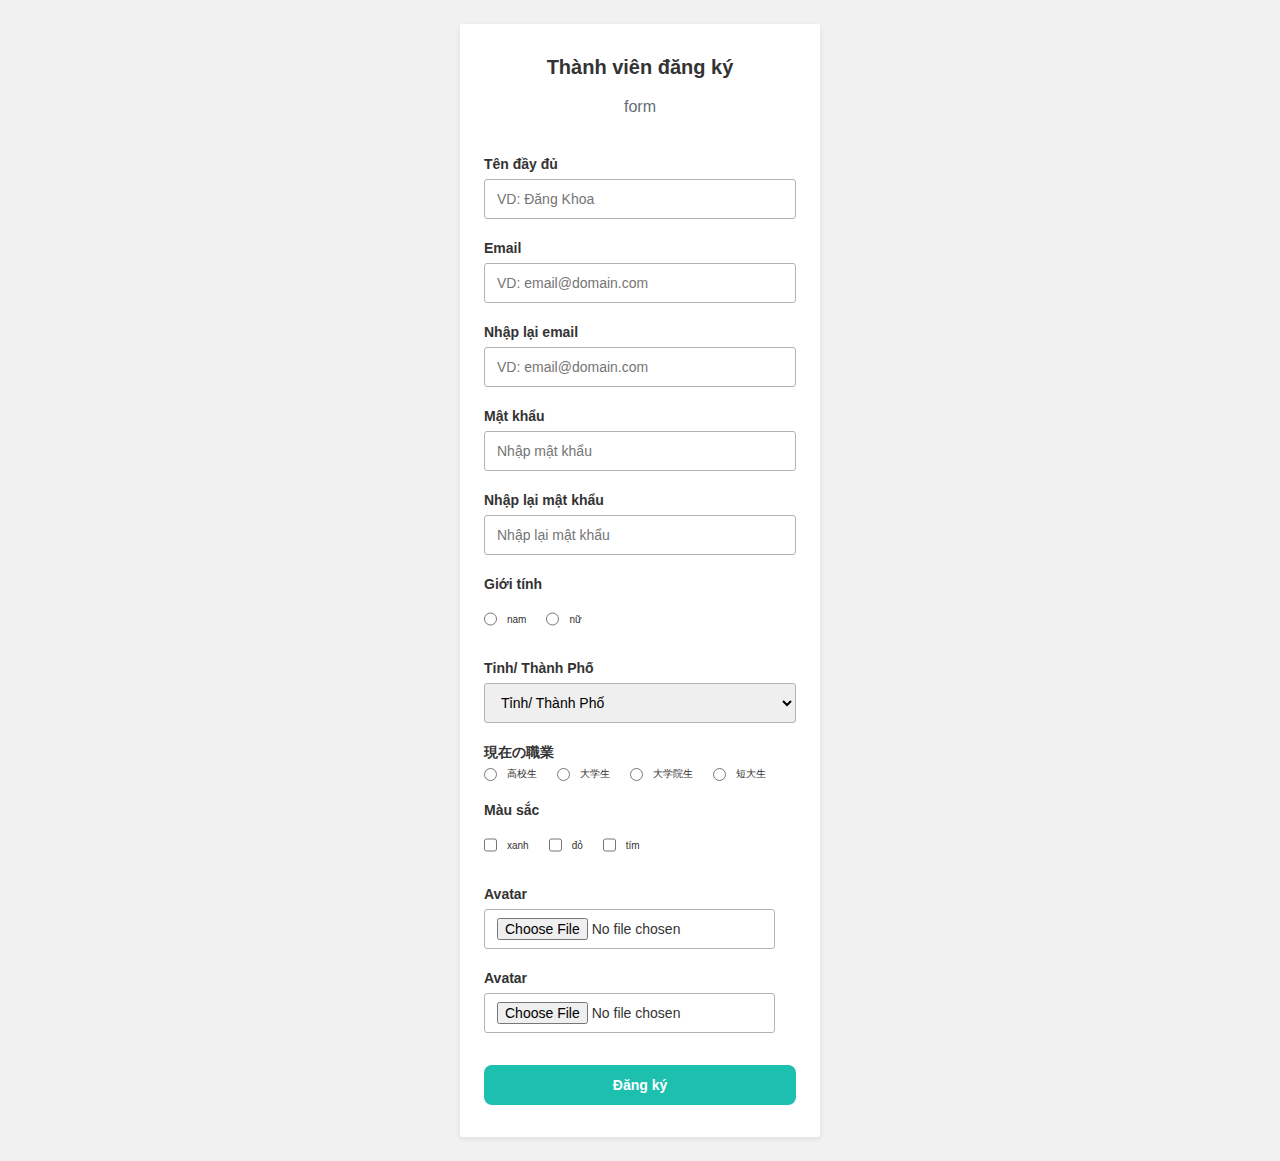
<file: index.html>
<!DOCTYPE html>
<html lang="en">
<head>
  <meta charset="UTF-8">
  <meta http-equiv="X-UA-Compatible" content="IE=edge">
  <meta name="viewport" content="width=device-width, initial-scale=1.0">
  <title>Document</title>
  <link rel="stylesheet" href="main.css">
</head>
<body>
  <div class="main">

    <form action="" method="POST" class="form" id="form-1">
      <h3 class="heading">Thành viên đăng ký</h3>
      <p class="desc">form</p>
  
      <div class="spacer"></div>
  
      <div class="form-group">
        <label for="fullname" class="form-label">Tên đầy đủ</label>
        <input id="fullname" name="fullname" type="text" placeholder="VD: Đăng Khoa" class="form-control">
        <span class="form-message"></span>
      </div>
  
      <div class="form-group">
        <label for="email" class="form-label">Email</label>
        <input id="email" name="email" type="text" placeholder="VD: email@domain.com" class="form-control">
        <span class="form-message"></span>
      </div>

      <div class="form-group">
        <label for="c_email" class="form-label">Nhập lại email</label>
        <input id="c_email" name="email" type="text" placeholder="VD: email@domain.com" class="form-control">
        <span class="form-message"></span>
      </div>
  
      <div class="form-group">
        <label for="password" class="form-label">Mật khẩu</label>
        <input id="password" name="password" type="password" placeholder="Nhập mật khẩu" class="form-control">
        <span class="form-message"></span>
      </div>
  
      <div class="form-group">
        <label for="password_confirmation" class="form-label">Nhập lại mật khẩu</label>
        <input id="password_confirmation" name="password_confirmation" placeholder="Nhập lại mật khẩu" type="password" class="form-control">
        <span class="form-message"></span>
      </div>

      <div class="form-group">
        <label for="gender" class="form-label">Giới tính</label>
        <div class="inline-block">
          <label><input name="gender" type="radio" value="nam" class="form-control"><span>nam</span></label>
          <label><input name="gender" type="radio" value="nữ" class="form-control"><span>nữ</span></label>
        </div>
        <span class="form-message"></span>
      </div>

      <div class="form-group">
        <label for="province" class="form-label">Tỉnh/ Thành Phố</label>
        <select name="province" id="province" class="form-control">
          <option value="">Tỉnh/ Thành Phố</option>
          <option value="Tay Ninh">Tây Ninh</option>
          <option value="Ho Chi Minh">Hồ Chí Minh</option>
          <option value="Ha Noi">Hà Nội</option>
        </select>
        <span class="form-message"></span>
      </div>

      <div class="form-group">
        <label for="gender" class="form-label">現在の職業</label>
        <div class="inline-block">
          <label class="i-custom"><input type="radio" name="job" value="高校生" class="require"> <span>高校生</span></label>
          <label class="i-custom"><input type="radio" name="job" value="大学生" class="require"> <span>大学生</span></label>
          <label class="i-custom"><input type="radio" name="job" value="大学院生" class="require"> <span>大学院生</span></label>
          <label class="i-custom"><input type="radio" name="job" value="短大生" class="require"> <span>短大生</span></label>
        </div>
        <span class="form-message"></span>
      </div>

      <div class="form-group">
        <label for="color" class="form-label">Màu sắc</label>
        <div class="inline-block">
          <label><input name="color" type="checkbox" value="xanh" class="form-control"><span>xanh</span></label>
          <label><input name="color" type="checkbox" value="đỏ" class="form-control"><span>đỏ</span></label>
          <label><input name="color" type="checkbox" value="tím" class="form-control"><span>tím</span></label>
        </div>
        <span class="form-message"></span>
      </div>

      <div class="form-group">
        <label for="color" class="form-label">Avatar</label>
        <div class="inline-block">
          <label><input name="file" type="file" value="file" class="form-control"></label>
        </div>
        <span class="form-message"></span>
      </div>

      <div class="form-group">
        <label for="color" class="form-label">Avatar</label>
        <div class="inline-block">
          <label><input name="file2" type="file" value="file" class="form-control"></label>
        </div>
        <span class="form-message"></span>
      </div>
  
      <button class="confirm-btn form-submit">Đăng ký</button>
    </form>
  
  </div>
  <script src="./jquery-1.11.1.min.js"></script>
  <script src="./validator.js"></script>
  <script src="./setting.js"></script>
</body>
</html>
</file>
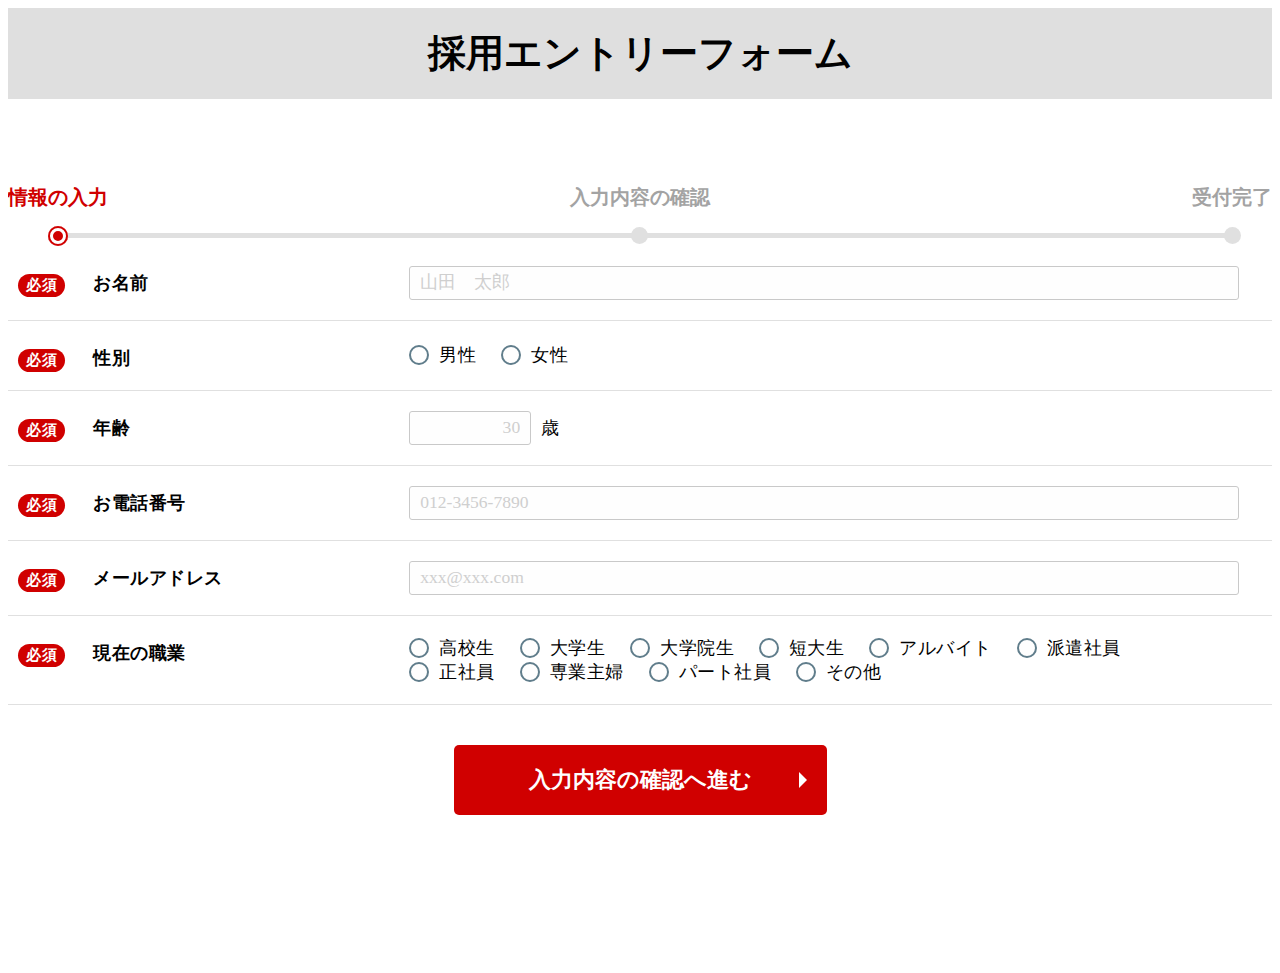
<file: fcv.html>
<!DOCTYPE html>
<html lang="en">
<head>
    <meta charset="UTF-8">
    <meta http-equiv="X-UA-Compatible" content="IE=edge">
    <meta name="viewport" content="width=device-width, initial-scale=1.0">
    <title>Document</title>
    <link rel="stylesheet" href="fcv.css">
</head>
<body>
    <div class="fcform fnt-mincho">
        <div class="fcform__title">採用エントリーフォーム</div>
        <div class="wrap">
            <div class="fcform__progress clearfix">
                <div class="fcform__progress-step fcform__progress-start active"><span>情報の入力</span></div>
                <div class="fcform__progress-step fcform__progress-confirm"><span>入力内容の確認</span></div>
                <div class="fcform__progress-step fcform__progress-thanks"><span>受付完了</span></div>
            </div>
            <div class="fcform__main">
                <div class="fc-form" data-display="slide" data-debug="false">
                    <div class="form-row">
                        <div class="form-caption vtop">
                            <div class="caption-inline">
                                <span class="caption--text" data-for="fullname">お名前</span>
                                <span class="caption--askerisk">必須</span>
                            </div>
                        </div>
                        <div class="form-value">
                            <input type="text" name="fullname" value="" placeholder="山田　太郎" class="require">
                            <div class="error">必須項目です</div>
                        </div>
                    </div>
                    <div class="form-row">
                        <div class="form-caption vtop">
                            <div class="caption-inline">
                                <span class="caption--text" data-for="gender">性別</span>
                                <span class="caption--askerisk">必須</span>
                            </div>
                        </div>
                        <div class="form-value">
                            <div class="i-list">
                                <label class="i-custom"><input type="radio" name="gender" value="男性" class="require"> <span>男性</span></label>
                                <label class="i-custom"><input type="radio" name="gender" value="女性" class="require"> <span>女性</span></label>
                            </div>
                            <div class="error">必須項目です</div>
                        </div>
                    </div>
                    <div class="form-row">
                        <div class="form-caption vtop">
                            <div class="caption-inline">
                                <span class="caption--text" data-for="age">年齢</span>
                                <span class="caption--askerisk">必須</span>
                            </div>
                        </div>
                        <div class="form-value" data-after="歳">
                            <div class="form-block">
                                <div class="form-group form-inline">
                                    <div class="form-box"><input type="number" name="age" value="" min="0" placeholder="30" class="require check-number"></div>
                                    <div class="form-box">歳</div>
                                </div>
                            </div>
                            <div class="error">必須項目です</div>
                            <div class="error-number">無効な数値</div>
                        </div>
                    </div>
                    <div class="form-row">
                        <div class="form-caption vtop">
                            <div class="caption-inline">
                                <span class="caption--text" data-for="phone">お電話番号</span>
                                <span class="caption--askerisk">必須</span>
                            </div>
                        </div>
                        <div class="form-value">
                            <input type="text" name="phone" value="" placeholder="012-3456-7890" class="require check-phone">
                            <div class="error">必須項目です</div>
                            <div class="error-phone">正しい形式で入力してください</div>
                        </div>
                    </div>
                    <div class="form-row">
                        <div class="form-caption vtop">
                            <div class="caption-inline">
                                <span class="caption--text" data-for="email">メールアドレス</span>
                                <span class="caption--askerisk">必須</span>
                            </div>
                        </div>
                        <div class="form-value">
                            <input type="text" name="email" value="" placeholder="xxx@xxx.com" class="require check-email">
                            <div class="error">必須項目です</div>
                            <div class="error-email">正しい形式で入力してください</div>
                        </div>
                    </div>
                    <div class="form-row">
                        <div class="form-caption vtop">
                            <div class="caption-inline">
                                <span class="caption--text" data-for="job">現在の職業</span>
                                <span class="caption--askerisk">必須</span>
                            </div>
                        </div>
                        <div class="form-value">
                            <div class="i-list">
                                <label class="i-custom"><input type="radio" name="job" value="高校生" class="require"> <span>高校生</span></label>
                                <label class="i-custom"><input type="radio" name="job" value="大学生" class="require"> <span>大学生</span></label>
                                <label class="i-custom"><input type="radio" name="job" value="大学院生" class="require"> <span>大学院生</span></label>
                                <label class="i-custom"><input type="radio" name="job" value="短大生" class="require"> <span>短大生</span></label>
                                <label class="i-custom"><input type="radio" name="job" value="アルバイト" class="require"> <span>アルバイト</span></label>
                                <label class="i-custom"><input type="radio" name="job" value="派遣社員" class="require"> <span>派遣社員</span></label>
                                <label class="i-custom"><input type="radio" name="job" value="正社員" class="require"> <span>正社員</span></label>
                                <label class="i-custom"><input type="radio" name="job" value="専業主婦" class="require"> <span>専業主婦</span></label>
                                <label class="i-custom"><input type="radio" name="job" value="パート社員" class="require"> <span>パート社員</span></label>
                                <label class="i-custom"><input type="radio" name="job" value="その他" class="require"> <span>その他</span></label>
                            </div>
                            <div class="error">必須項目です</div>
                        </div>
                    </div>
                    <div class="form-button">
                        <div class="submit-confirm">
                            <div class="form-block">
                                <button type="submit" class="form-submit" data-beforeClick="beforeSend" data-afterClick="afterSend">この内容で送信する</button>
                            </div>
                            <div class="form-block">
                                <button type="button" class="form-back" data-beforeClick="beforeBack" data-afterClick="afterBack">入力を修正する</button>
                            </div>
                        </div>
                        <div class="submit-form">
                            <div class="form-block">
                                <button type="submit" class="form-submit" data-beforeClick="beforeConfirm" data-afterClick="afterConfirm">入力内容の確認へ進む</button>
                            </div>
                        </div>
                    </div>
                </div>
                <div id="thanks" class="fc-thanks">
                    <p class="thanks-message">予約フォームを受付けました。<br>入力いただいた予約内容はまだ確定ではありません。<br>当店より折り返しご連絡を差し上げてからの、ご予約成立となります。<br>受け取り後2～3営業日以内にはメール、もしくはお電話にてお返事差し上げます。</p>
                    <p class="thanks-button"><a href="?">サイトへ戻る</a></p>
                </div>
            </div>
        </div>
    </div>
    <script src="jquery-1.11.1.min.js"></script>
    <script src="fcv.js"></script>
</body>
</html>
</file>
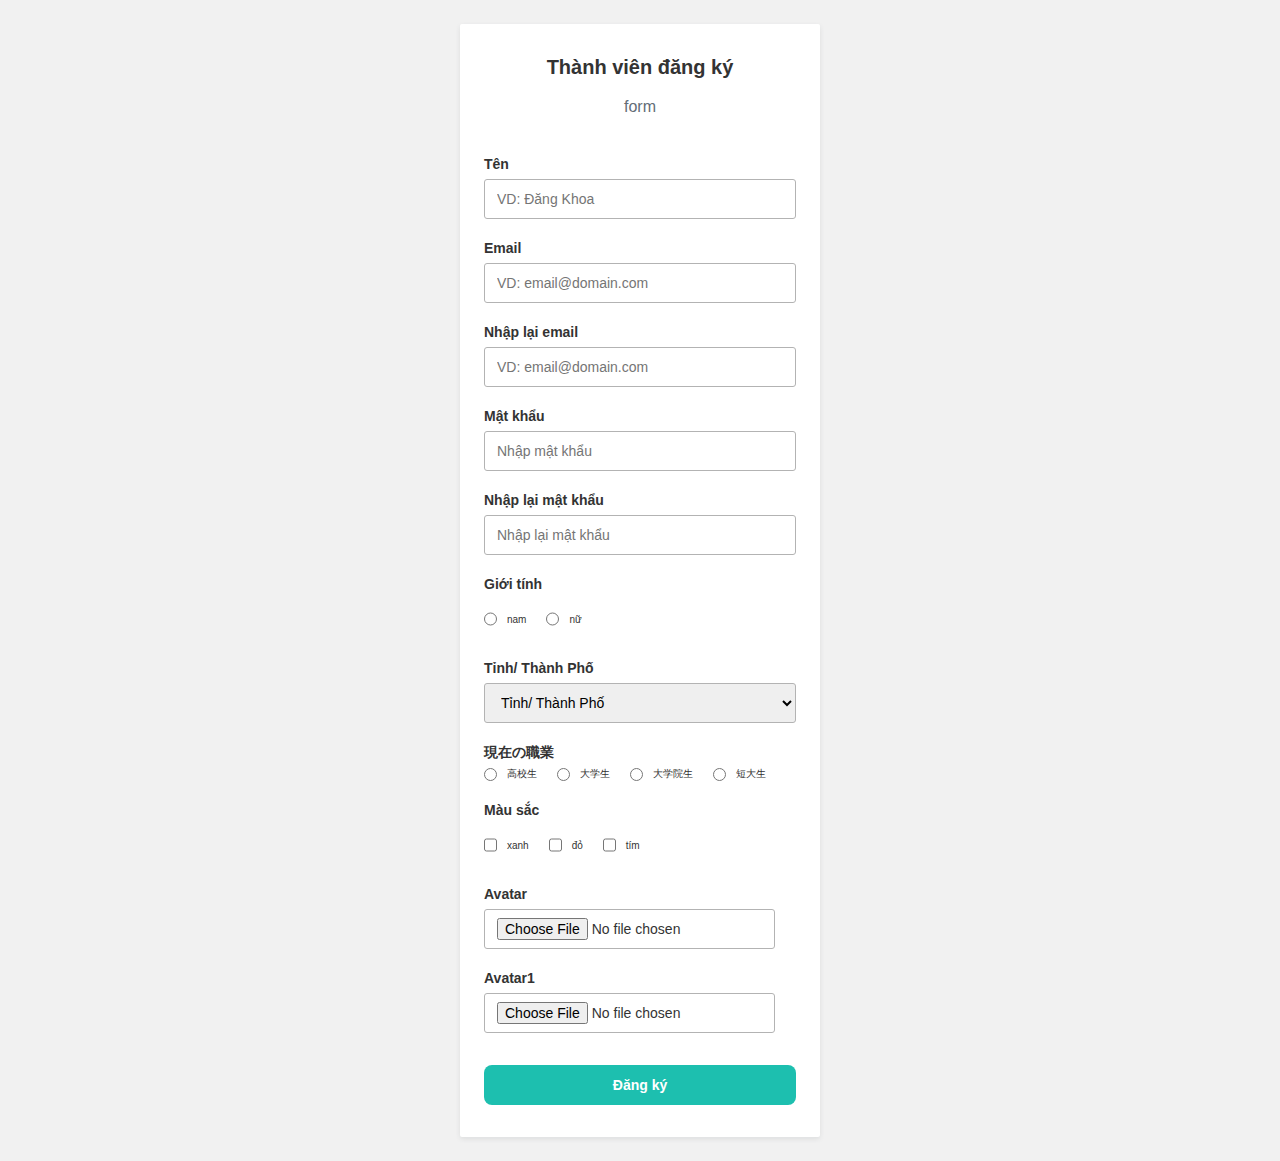
<file: index2.html>
<!DOCTYPE html>
<html lang="en">

<head>
  <meta charset="UTF-8">
  <meta http-equiv="X-UA-Compatible" content="IE=edge">
  <meta name="viewport" content="width=device-width, initial-scale=1.0">
  <title>Document</title>
  <link rel="stylesheet" href="main.css">
</head>

<body>
  <div class="main">

    <form action="" method="POST" class="form" id="form-1">
      <h3 class="heading">Thành viên đăng ký</h3>
      <p class="desc">form</p>

      <div class="spacer"></div>
      <div class="form-main">
        <div class="form-input">
          <div class="form-group">
            <label for="fullname" class="form-label">Tên</label>
            <input id="fullname" name="fullname" rules="required" type="text"  data-errorMsg="Vui lòng nhập tên" placeholder="VD: Đăng Khoa"
              class="form-control">
            <span class="form-message"></span>
          </div>
  
          <div class="form-group">
            <label for="email" class="form-label">Email</label>
            <input id="email" name="email" type="text" rules="required|email" placeholder="VD: email@domain.com"
              class="form-control">
            <span class="form-message"></span>
          </div>
  
          <div class="form-group">
            <label for="c_email" class="form-label">Nhập lại email</label>
            <input id="c_email" name="email" type="text" rules="required|comparewith:email"
              data-errorMsg="Email not match" placeholder="VD: email@domain.com" class="form-control">
            <span class="form-message"></span>
          </div>
  
          <div class="form-group">
            <label for="password" class="form-label">Mật khẩu</label>
            <input id="password" name="password" type="password" rules="required|min:6" placeholder="Nhập mật khẩu"
              class="form-control">
            <span class="form-message"></span>
          </div>
  
          <div class="form-group">
            <label for="password_confirmation" class="form-label">Nhập lại mật khẩu</label>
            <input id="password_confirmation" name="password" rules="required|comparewith:password"
              data-errorMsg="Mật khẩu không đúng" placeholder="Nhập lại mật khẩu" type="password" class="form-control">
            <span class="form-message"></span>
          </div>
  
          <div class="form-group">
            <label for="gender" class="form-label">Giới tính</label>
            <div class="inline-block">
              <label><input name="gender" type="radio" value="nam" class="form-control" rules="required" data-errorMsg="Vui lòng chọn giới tính"><span>nam</span></label>
              <label><input name="gender" type="radio" value="nữ" class="form-control" rules="required"  data-errorMsg="Vui lòng chọn giới tính"><span>nữ</span></label>
            </div>
            <span class="form-message"></span>
          </div>
  
          <div class="form-group">
            <label for="province" class="form-label">Tỉnh/ Thành Phố</label>
            <select name="province" id="province" class="form-control">
              <option value="">Tỉnh/ Thành Phố</option>
              <option value="Tay Ninh">Tây Ninh</option>
              <option value="Ho Chi Minh">Hồ Chí Minh</option>
              <option value="Ha Noi">Hà Nội</option>
            </select>
            <span class="form-message"></span>
          </div>
  
          <div class="form-group">
            <label for="gender" class="form-label">現在の職業</label>
            <div class="inline-block">
              <label class="i-custom"><input rules="required" type="radio" name="job" value="高校生"> <span>高校生</span></label>
              <label class="i-custom"><input rules="required" type="radio" name="job" value="大学生"> <span>大学生</span></label>
              <label class="i-custom"><input rules="required" type="radio" name="job" value="大学院生"><span>大学院生</span></label>
              <label class="i-custom"><input rules="required" type="radio" name="job" value="短大生"> <span>短大生</span></label>
            </div>
            <span class="form-message"></span>
          </div>
  
          <div class="form-group">
            <label for="color" class="form-label">Màu sắc</label>
            <div class="inline-block">
              <label><input rules="required" name="color" type="checkbox" value="xanh" class="form-control"><span>xanh</span></label>
              <label><input rules="required" name="color" type="checkbox" value="đỏ" class="form-control"><span>đỏ</span></label>
              <label><input rules="required" name="color" type="checkbox" value="tím" class="form-control"><span>tím</span></label>
            </div>
            <span class="form-message"></span>
          </div>
  
          <div class="form-group">
            <label for="color" class="form-label">Avatar</label>
            <div class="inline-block">
              <label><input name="file" type="file" value="file" class="form-control"></label>
            </div>
            <span class="form-message"></span>
          </div>
  
          <div class="form-group">
            <label for="color" class="form-label">Avatar1</label>
            <div class="inline-block">
              <label><input name="file2" type="file" value="file" class="form-control"></label>
            </div>
            <span class="form-message"></span>
          </div>
  
          
        </div>
        <button class="confirm-btn before-submit">Đăng ký</button>
        <button class="confirm-btn after-submit">Đăng ký</button>
        <button class="confirm-btn form-back">Back</button>
      </div>
    </form>
    <div class="cursor" id="cursor"></div>
  </div>
  <script src="./jquery-1.11.1.min.js"></script>
  <script src="https://cdnjs.cloudflare.com/ajax/libs/gsap/3.2.6/gsap.min.js"></script>
  <script src="./validator2.js"></script>
  <!-- <script src="./main.js"></script> -->
  <script>
    var form = new Validator('#form-1')
    form.onSubmit = function (formData) {
      var json=JSON.stringify(formData)
     console.log(json);

    //  var http = new XMLHttpRequest();
    // var url = 'http://localhost:3000/mailform';
    // var params = JSON.stringify(formData);
    // http.open('POST', url, true);

    // //Send the proper header information along with the request
    // http.setRequestHeader('Content-type', 'application/json');

    // http.onreadystatechange = function() {//Call a function when the state changes.
    //     if(http.readyState == 4 && http.status == 200) {
    //         alert(http.responseText);
    //     }
    // }
    // http.send(formData);

      $.ajax({
            url: 'http://localhost:3000/mailform',
            type: 'POST',
            crossDomain: true,
            contentType: 'application/json',
            data:json,
            
            beforeSend: function() {
              if ($(".fc-loading").length < 1) $("body").append('<div class="fc-loading" />');
                $(".fc-loading").addClass("active");
                // elm.find("button").prop("disabled", true);
            },
            success: function(json) {
              console.log(json);
              if (json.status == "success") {
                $(".fc-loading").removeClass("active");
              }
            },
            error: function(json){
              alert(json.error)
              console.log(json.error);
              $(".fc-loading").removeClass("active");
            }
        })
    }
 
  </script>
</body>

</html>
</file>
<file: main.css>
* {
  padding: 0;
  margin: 0;
  box-sizing: border-box;
}
html {
  color: #333;
  font-size: 62.5%;
  font-family: "Open Sans", sans-serif;
}
.main {
  background: #f1f1f1;
  min-height: 100vh;
  display: flex;
  justify-content: center;
}
.form {
  width: 360px;
  min-height: 100px;
  padding: 32px 24px;
  text-align: center;
  background: #fff;
  border-radius: 2px;
  margin: 24px;
  align-self: center;
  box-shadow: 0 2px 5px 0 rgba(51, 62, 73, 0.1);
}
.form .heading {
  font-size: 2rem;
}
.form .desc {
  text-align: center;
  color: #636d77;
  font-size: 1.6rem;
  font-weight: lighter;
  line-height: 2.4rem;
  margin-top: 16px;
  font-weight: 300;
}

/* .form-main{
  display: flex;
} */

.form-group {
  display: flex;
  margin-bottom: 16px;
  flex-direction: column;
}

.form-group .inline-block{
  display: flex;
}
.form-group .inline-block label{
  display: flex;
  align-items: center;
}
.form-group .inline-block label span{
  margin-left: 10px;
}

.form-group .inline-block label:not(:last-child){
  margin-right: 20px;
}

.form-label,
.form-message {
  text-align: left;
}

.form-label {
  font-weight: 700;
  padding-bottom: 6px;
  line-height: 1.8rem;
  font-size: 1.4rem;
}

.form-control {
  height: 40px;
  padding: 8px 12px;
  border: 1px solid #b3b3b3;
  border-radius: 3px;
  outline: none;
  font-size: 1.4rem;
}

.form-control:hover {
  border-color: #1dbfaf;
}

.form-group.invalid .form-control {
  border-color: #f33a58;
}

.form-group.invalid .form-message {
  color: #f33a58;
}

.form-message {
  font-size: 1.2rem;
  line-height: 1.6rem;
  padding: 4px 0 0;
}

.confirm-btn {
  outline: none;
  background-color: #1dbfaf;
  margin-top: 12px;
  padding: 12px 16px;
  font-weight: 600;
  color: #fff;
  border: none;
  width: 100%;
  font-size: 14px;
  border-radius: 8px;
  cursor: pointer;
}

.confirm-btn:hover {
  background-color: #1ac7b6;
}

.spacer {
  margin-top: 36px;
}


.fc-loading {
	opacity: 0;
	margin: auto;
	color: #303030;
	font-size: 12px;
	line-height: 1.428571429;
	background: rgba(0, 0, 0, .9);
	position: fixed;
	top: 0;
	left: 0;
	right: 0;
	bottom: 0;
	transition: all .3s ease;
	-moz-transition: all .3s ease;
	-webkit-transition: all .3s ease;
	visibility: hidden;
	z-index: 999999999;
}
.fc-loading.active {
	opacity: 1;
	visibility: visible;
}
.fc-loading:before {
	content: "Loading...";
	color: rgba(255, 255, 255, .5);
	font-size: 100%;
	text-align: center;
	line-height: 100px;
	background: url([data-uri]) no-repeat center;
	width: 100px;
	height: 100px;
	margin: auto;
	position: absolute;
	top: 0;
	left: 0;
	right: 0;
	bottom: 0;
}
.fc-loading[data]:before {
	content: attr(data);
}
.fc-loading.no-text:before {
	content: "";
}


.form-main.confirm-main .form-input,
.form-main.confirm-main .before-submit{
  opacity: 0;
  visibility: hidden;
  display: none;
  position: absolute;
  transition: 1s;
}
.form-main >*[class^=form]{
  transition: .4s;
}
.form-main .form-back,
.form-main .after-submit{
  display: none;
}

.form-main.confirm-main .form-back,
.form-main.confirm-main .after-submit{
  display: block;
}

.form-main .form-confirm .form-group{
  flex-direction: row;
  align-items: center;
  flex-wrap: wrap;
}

.form-main .form-confirm .form-group [for^=file]{
  width: 100%;
}

.form-main .form-confirm .form-group [for^=file] + * img{
  max-width: 100%;
  height: auto;
}

.form-main .form-confirm .form-group label{
  padding-bottom: 0;
  margin-right: 10px;
}

.form-main .form-confirm .form-group span{
  font-size: 14px;
}

.form-main.form-confirm .form-back{
  display: block;
}





.cursor {
  /* opacity: 0; */
  width: 0.8rem;
  height: 0.8rem;
  border-radius: 50%;
  position: fixed;
  left: 0;
  top: 0;
  -webkit-transform: translate(-50%, -50%);
  -ms-transform: translate(-50%, -50%);
  transform: translate(-50%, -50%);
  pointer-events: none;
  -webkit-transform-origin: 100% 100%;
  -ms-transform-origin: 100% 100%;
  transform-origin: 100% 100%;
  mix-blend-mode: difference;
  background: transparent;
  z-index: 999;
}

.link-grow {
  background: white;
  opacity: 1;
}
</file>
<file: fcv.css>
/*# sourceURL=shared/css/FCMailer.extend.css */
/*@ sourceURL=shared/css/FCMailer.extend.css */
.fcform {
	padding-bottom: 110px;
	color: #010101;
}

/* title */
.fcform__title {
	margin-bottom: 25px;
	padding: 20px;
	font-size: 240%;
	font-weight: 600;
	text-align: center;
	background: #DFDFDF;
}

/* desc */
.fcform__desc {
	display: none;
	margin: 25px auto;
	font-size: 110%;
}

/* progress */
.fcform__progress {
	margin-bottom: 50px;
}
.fcform__progress-step {
	float: left;
	color: #a3a3a3;
	font-size: 125%;
	font-weight: 600;
	width: 33.33%;
	position: relative;
	transition: all .3s ease;
	overflow: hidden;
}
.fcform__progress-step.active {
	color: #d00000;
}
.fcform__progress-step span {
	display: inline-block;
	padding: 35px 0;
	position: relative;
}
.fcform__progress-step span:before {
	content: "";
	margin: auto;
	background: #e0e0e0;
	width: 17px;
	height: 17px;
	border-radius: 100%;
	position: absolute;
	left: 0;
	right: 0;
	bottom: 0;
	box-shadow: none;
	transform: translateY(-2px);
	transition: all .3s ease;
	z-index: 1;
}
.fcform__progress-step.active span:before {
	background: #d00000;
	width: 20px;
	height: 20px;
	transform: translateY(0);
	box-shadow:
		inset 0 0 0 2px #d00000,
		inset 0 0 0 5px #FEFEFE;
}
.fcform__progress-step span:after {
	content: "";
	background: #e0e0e0;
	height: 5px;
	position: absolute;
	bottom: 10px;
	transform: translateY(2px);
}
.fcform__progress-start {
}
.fcform__progress-start span:after {
	left: 50%;
	right: -33.33vw;
}
.fcform__progress-confirm {
	text-align: center;
}
.fcform__progress-confirm span:after {
	left: -33.33vw;
	right: -33.33vw;
}
.fcform__progress-thanks {
	float: right;
	text-align: right;
}
.fcform__progress-thanks span:after {
	left: -33.33vw;
	right: 50%;
}

/* description */
.fcform__desc {
	text-align: center;
}

/* form */
.fcform__main {
	font-size: 110%;
	letter-spacing: .5px;
}
.fcform__main input,
.fcform__main select,
.fcform__main textarea {
	padding: 5px 10px;
	color: #303030;
	font: inherit;
	line-height: 1.25;
	background: #FEFEFE;
	border-radius: 3px;
	width: 100%;
	border: 1px solid #c9c9c9;
}
.fcform__main input::placeholder,
.fcform__main select::placeholder,
.fcform__main textarea::placeholder {
	opacity: 1;
	color: #CFCFCF;
}
.fcform__main input:-ms-input-placeholder,
.fcform__main select:-ms-input-placeholder,
.fcform__main textarea:-ms-input-placeholder {
	color: #CFCFCF;
}
.fcform__main input::-ms-input-placeholder,
.fcform__main select::-ms-input-placeholder,
.fcform__main textarea::-ms-input-placeholder {
	color: #CFCFCF;
}
.fcform__main select {
	padding: 3.5px 10px;
	position: relative;
	top: 1px;
}
.fcform__main select option[value=""] {
	color: #909090;
	font-style: italic;
}
.fcform__main .choice-date select option:disabled {
	font-style: italic;
}
.fcform__main textarea {
	min-height: 150px;
	resize: vertical;
}
.fcform__main textarea.auto-resize {
	resize: none;
	overflow: hidden;
}
.fcform__main input[type="radio"],
.fcform__main input[type="checkbox"] {
	width: auto;
}
.fcform__main input[type="number"] {
	direction: rtl;
	width: 100px;
}

.fcform__quote {
	margin-top: 25px;
	padding: 25px 70px;
	background: #f5f5f5;
}
.fcform__quote-title {
	padding: 10px 5px;
	font-size: 135%;
	font-weight: 600;
	border-bottom: 1px solid #e0e0e0;
}
.fcform__quote-content {
	padding: 10px 5px;
}
.fcform__quote-content dl {
	margin: 10px 0;
}
.fcform__quote-content dl + dl {
	margin-top: 40px;
}
.fcform__quote-content dt {
	font-size: 110%;
}
.fcform__quote-content dd {
	font-size: 105%;
}

.i-list {
	margin: 0 -10px;
}
.i-custom {
	cursor: pointer;
	display: inline-block;
	margin: 0 10px;
	position: relative;
}
.i-custom +.i-custom {
}
.i-custom input {
	opacity: 0;
	position: absolute;
}
.i-custom span {
	padding-left: 30px;
	position: relative;
}
.i-custom span:before,
.i-custom span:after {
	content: "";
	margin: auto;
	border-radius: 2px;
	position: absolute;
	top: 0;
	bottom: 0;
	transition: all .3s ease;
}
.i-custom input[type="radio"] ~ span:before,
.i-custom input[type="radio"] ~ span:after {
	border-radius: 100%;
}
.i-custom span:before {
	background: #FEFEFE;
	width: 16px;
	height: 16px;
	border: 2px solid #607D8B;
	left: 0;
}
.i-custom span:after {
	opacity: 0;
	background: #607D8B;
	width: 12px;
	height: 12px;
	left: 4px;
	transform: scale(0);
}
.i-custom:hover span:after {
	opacity: .5;
	transform: scale(1);
}
.i-custom input:checked ~ span:after {
	opacity: 1;
	transform: scale(1);
}

.form-row {
	display: table;
	margin: auto;
	padding: 20px 55px;
	width: 100%;
	border-bottom: 1px solid #e0e0e0;
	box-sizing: border-box;
}
.form-caption {
	display: table-cell;
	vertical-align: middle;
	width: 30%;
}
.form-caption.vtop {
	padding-top: 5px;
}
.caption-inline {
	position: relative;
}
.caption--text {
	margin-left: 30px;
	font-weight: 600;
}
.caption--askerisk {
	padding: 4px 8px;
	color: #FEFEFE;
	font-size: 85%;
	font-weight: 600;
	line-height: 1;
	background: #d00000;
	border-radius: 20px;
	position: absolute;
	top: 3px;
	left: -45px;
}
.form-value {
	display: table-cell;
	vertical-align: middle;
	width: 70%;
}
.form-block {
	margin: 0 -5px;
}
.form-block.s-medium {
	margin: 0 -10px;
}
.form-block.s-large {
	margin: 0 -20px;
}
.form-group {
	table-layout: fixed;
	display: table;
}
.form-group:not(.form-inline) {
	margin: auto;
	width: 100%;
}
.form-box {
	display: table-cell;
	vertical-align: middle;
}
.form-group:not(.form-inline) > .form-box {
	width: 100%;
}
.form-group.x2 > .form-box {
	width: 50%;
}
.form-group.x3 > .form-box {
	width: 33.33%;
}
.form-group.x4 > .form-box {
	width: 25%;
}
.form-group.x5 > .form-box {
	width: 20%;
}
.form-block .form-box {
	padding: 0 5px;
}
.form-block.s-medium > .form-group > .form-box {
	padding: 0 10px;
}
.form-block.s-large > .form-group > .form-box {
	padding: 0 20px;
}
.form-button {
	padding: 40px 0;
	text-align: center;
}
.form-button button {
	cursor: pointer;
	display: inline-block;
	font-size: 110%;
	font-weight: 600;
	background: none;
	border: none;
	position: relative;
	transition: all .3s ease;
}
.form-button button:before {
	content: ">";
	margin: auto;
	font-family: monospace, sans-serif, serif;
	position: absolute;
	top: 0;
	right: -20px;
	bottom: 0;
}
.form-button button:hover {
	text-decoration: underline;
}
.form-button button[type="submit"] {
	padding: 20px 75px;
	color: #FEFEFE;
	font-size: 125%;
	background: #d00000;
	border-radius: 5px;
}
.form-button button[type="submit"]:before {
	content: "";
	margin: auto;
	width: 0;
	height: 0;
	border-top: 8px solid transparent;
	border-left: 8px solid #FEFEFE;
	border-bottom: 8px solid transparent;
	position: absolute;
	top: 0;
	right: 20px;
	bottom: 0;
}
.form-button button[type="submit"]:hover {
	text-decoration: none;
	background: #9E0000;
}
.fc-form [class^="error"] {
	position: static;
}
.form-button .form-block + .form-block {
	margin-top: 20px;
}

.form-block-auto {
}
.form-block-auto .form-group {
	margin: 0;
	width: auto !important;
}
.form-block-auto .form-box {
	width: auto !important;
}

.vtop {
	vertical-align: top;
}
.vmiddle {
	vertical-align: middle;
}
.vbottom {
	vertical-align: bottom;
}





.fc-thanks {
	display: none;
	font-size: 110%;
	font-weight: 600;
	text-align: center;
}
.thanks-message {
	margin-bottom: 90px;
}
.thanks-button {
	color: #d00000;
}
.thanks-button a {
	display: inline-block;
	position: relative;
}
.thanks-button a:before {
	content: ">";
	margin: auto;
	font-family: monospace, sans-serif, serif;
	position: absolute;
	top: 0;
	right: -20px;
	bottom: 0;
}

/*# sourceURL=shared/css/FCMailer.css */
/*@ sourceURL=shared/css/FCMailer.css */
/**************************************************
 *  _____ ____ __  __       _ _
 * |  ___/ ___|  \/  | __ _(_) | ___ _ __
 * | |_ | |   | |\/| |/ _` | | |/ _ \ '__|
 * |  _|| |___| |  | | (_| | | |  __/ |
 * |_|   \____|_|  |_|\__,_|_|_|\___|_|
 *
 **************************************************
 *
 * FCMailer - 2017
 *
 * StyleName: FCMailer.css
 *
 * PackageName: FCMailer
 * Version: 3.6
 *
 * FoodConnection
 * http://foodconnection.jp/
 * http://foodconnection.vn/
 *
 ***************************************************/

 .fc-nav-fixed {
}

.check-phone,
.check-email,
.check-number {
}

.yubin-bango {
}
.yubin-bango .p-country-name {
	display: none !important;
}
.yubin-bango .yubin-postal-code {
}
.yubin-bango .yubin-postal-mark {
	display: inline-block;
}
.yubin-bango .yubin-postal-input {
	display: inline-block;
}
.yubin-bango .yubin-postal-input input {
}
.yubin-bango .yubin-locate {
}

.choice-date {
}
.choice-date select {
}
.choice-date optgroup {
	color: #606060;
	background: #FEFEFE;
}
.choice-date option {
	color: #303030;
	background: #FEFEFE;
}
.choice-date option:disabled {
	display: block;
	color: #909090;
	font-style: italic;
	background: #F3F3F3;
}
.choice-date .cd-hide {
	display: none !important;
}
.choice-date .cd-sun {
	color: #E60000;
	background: #FEEEEE;
}
.choice-date .cd-mon {
}
.choice-date .cd-tue {
}
.choice-date .cd-wed {
}
.choice-date .cd-thu {
}
.choice-date .cd-fri {
}
.choice-date .cd-sat {
	color: #0070CC;
	background: #EEEFFF;
}

.form-attachment {
	display: table;
	margin: auto;
	width: 100%;
}
.form-attachment * {
	box-sizing: border-box;
	-moz-box-sizing: border-box;
	-webkit-box-sizing: border-box;
}
.form-attachment .attachment-preview {
	display: table-cell;
	padding: 3px;
	text-align: center;
	vertical-align: middle;
	background: #FEFEFE;
	border: 1px solid #A9A9A9;
	width: 75px;
	height: 75px;
	position: relative;
	overflow: hidden;
}
.form-attachment .attachment-preview img {
	margin: auto;
	width: auto;
	height: auto;
	max-width: 100%;
	max-height: 100%;
	position: absolute;
	top: 0;
	left: 0;
	right: 0;
	bottom: 0;
	transform: scale(1);
	-moz-transform: scale(1);
	-webkit-transform: scale(1);
	transition: all .3s ease;
	-moz-transition: all .3s ease;
	-webkit-transition: all .3s ease;
}
.form-attachment .attachment-preview span {
	display: inline-block;
	padding: 10px;
	font-size: 12px;
	font-weight: 500;
	font-family: sans-serif;
	text-align: center;
	text-transform: uppercase;
	line-height: 1;
	background: rgba(0, 0, 0, .25);
	border-radius: 3px;
	-moz-border-radius: 3px;
	-webkit-border-radius: 3px;
	transform: scale(1);
	-moz-transform: scale(1);
	-webkit-transform: scale(1);
	transition: all .3s ease;
	-moz-transition: all .3s ease;
	-webkit-transition: all .3s ease;
}
.form-attachment .attachment-preview img.hide-visibility,
.form-attachment .attachment-preview span.hide-visibility {
	transform: scale(0);
	-moz-transform: scale(0);
	-webkit-transform: scale(0);
}
.form-attachment .attachment-preview .attachment-remove {
	opacity: 0;
	transition: all .3s ease;
	-moz-transition: all .3s ease;
	-webkit-transition: all .3s ease;
	visibility: hidden;
}
.form-attachment .attachment-preview img:hover + .attachment-remove,
.form-attachment .attachment-preview span:hover + .attachment-remove,
.form-attachment .attachment-preview .attachment-remove:hover {
	opacity: 1;
	visibility: visible;
}
.form-attachment .attachment-main {
	display: table-cell;
	padding-left: 10px;
	vertical-align: middle;
}
.form-attachment .attachment-button {
	margin: 5px 0;
}
.form-attachment .attachment-button input {
	opacity: 0;
	margin: auto;
	position: absolute;
	top: 0;
	left: 0;
	right: 0;
	bottom: 0;
	visibility: hidden;
}
.form-attachment .attachment-browse {
	cursor: pointer;
	display: inline-block;
	padding: 5px 10px;
	text-align: center;
	text-overflow: ellipsis;
	line-height: 1.5;
	vertical-align: middle;
	white-space: nowrap;
}
.form-attachment .attachment-browse:hover {
}
.form-attachment .attachment-caption {
	margin: 5px 0;
	text-overflow: ellipsis;
	white-space: nowrap;
	overflow: hidden;
}
.form-attachment .attachment-caption > * {
	width: 100%;
	max-width: 100%;
}
.form-attachment .attachment-list {
	margin-top: 10px;
	padding: 10px;
	background: #FEFEFE;
	min-height: 75px;
	border: 1px solid #909090;
}
.form-attachment .attachment-item {
	padding: 10px;
	background: #F9F9F9;
	border: 1px solid #A6A6A6;
}
.form-attachment .attachment-item.hide-visibility {
	display: none;
}
.form-attachment .attachment-item:nth-of-type(even) {
	background: #F0F0F0;
}
.form-attachment .attachment-item ~ * {
	margin-top: 10px;
}
.form-attachment .attachment-block {
	display: table;
	width: 100%;
	position: relative;
}
.form-attachment .attachment-block > * {
	display: table-cell;
	padding: 10px;
	vertical-align: middle;
}
.form-attachment .attachment-block > .attachment-main {
	padding-right: 0;
}
.form-attachment .attachment-remove {
	cursor: pointer;
	background: #FEFEFE;
	width: 20px;
	height: 20px;
	border: 1px solid #A6A6A6;
	position: absolute;
	top: 5px;
	right: 5px;
	transition: all .3s ease;
	-moz-transition: all .3s ease;
	-webkit-transition: all .3s ease;
}
.form-attachment.multiple .attachment-remove {
	top: 0;
	right: 0;
}
.form-attachment .attachment-remove:before {
	content: "\00D7";
	margin: auto;
	color: #303030;
	font-size: 18px;
	font-weight: normal;
	font-style: normal;
	font-family: serif;
	text-align: center;
	line-height: 15px;
	width: 15px;
	height: 15px;
	position: absolute;
	top: 0;
	left: 0;
	right: 0;
	bottom: 0;
}
.form-attachment .attachment-remove:hover {
	background-color: #FFE6E6;
}



.fc-form {
	transition: none;
	-moz-transition: none;
	-webkit-transition: none;
}
.fc-form * {
	transition: none;
	-moz-transition: none;
	-webkit-transition: none;
}
.fc-form .form-parse-text {
}
.fc-form .form-parse-number {
}
.fc-form .form-parse-date {
}
.fc-form .form-parse-time {
}
.fc-form .form-parse-datetime {
}
.fc-form .parse-line label {
	display: inline-block;
}
.fc-form .form-remove {
}
.fc-form .form-remove-empty {
}
.fc-form .confirm-hide {
}
.fc-form .confirm-show {
	display: none;
}
.fc-form .form-row {
	position: relative;
}
.fc-form .form-value {
	position: relative;
}
.fc-form button {
	transition: all .3s ease;
	-moz-transition: all .3s ease;
	-webkit-transition: all .3s ease;
}
.fc-form .form-submit {
	font-weight: 600;
}
.fc-form .form-back {
}
.fc-form [class^='error'] {
	display: none;
	color: #F44336;
	font-weight: 600;
	position: absolute;
	left: 0;
	bottom: 0;
}
.fc-form .submit-confirm {
	display: none !important;
}



.fc-confirm {
	display: none;
	margin: auto;
	transition: none;
	-moz-transition: none;
	-webkit-transition: none;
}
.fc-confirm * {
	transition: none;
	-moz-transition: none;
	-webkit-transition: none;
}
.fc-confirm.display-fixed {
	background: rgba(0, 0, 0, .8) !important;
	position: fixed !important;
	top: 0;
	left: 0;
	right: 0;
	bottom: 0;
	z-index: 9999;
}
body.confirm-fixed {
	pointer-events: none !important;
	overflow: hidden !important;
}
.fc-confirm [class^='error'] {
	display: none !important;
}
.fc-confirm.display-fixed .confirm-main {
	pointer-events: visible !important;
	margin-right: -50%;
	padding: 1.5em;
	color: #BFBFBF;
	background: rgba(0, 0, 0, .5);
	width: 100%;
	max-width: 1000px;
	max-height: 100%;
	position: absolute;
	top: 50%;
	left: 50%;
	box-shadow:
		0 0 5px rgba(0, 0, 0, .5),
		inset 0 0 0 1px rgba(255, 255, 255, .15),
		inset 0 0 0 2px rgba(0, 0, 0, .5);
	-moz-box-shadow:
		0 0 5px rgba(0, 0, 0, .5),
		inset 0 0 0 1px rgba(255, 255, 255, .15),
		inset 0 0 0 2px rgba(0, 0, 0, .5);
	-webkit-box-shadow:
		0 0 5px rgba(0, 0, 0, .5),
		inset 0 0 0 1px rgba(255, 255, 255, .15),
		inset 0 0 0 2px rgba(0, 0, 0, .5);
	transform: translate(-50%, -50%);
	-moz-transform: translate(-50%, -50%);
	-webkit-transform: translate(-50%, -50%);
	overflow: hidden;
	overflow-y: visible;
}
.fc-confirm input,
.fc-confirm select,
.fc-confirm textarea {
	cursor: default;
}
.fc-confirm .confirm-value {
	display: inline-block;
}
.fc-confirm .confirm-empty {
	opacity: 0;
	cursor: not-allowed;
	color: rgba(0, 0, 0, .3) !important;
}
.fc-form[data-debug='true'] + .fc-confirm .confirm-empty {
	opacity: 1;
}
.fc-confirm .confirm-hide {
	display: none !important;
}
.fc-confirm .form-attachment .attachment-button,
.fc-confirm .form-attachment .attachment-remove {
	display: none !important;
}
.fc-confirm .confirm-show {
	display: block;
}
.fc-confirm .submit-confirm + .submit-form {
	display: none !important;
}
.fc-confirm button {
	transition: all .3s ease;
	-moz-transition: all .3s ease;
	-webkit-transition: all .3s ease;
}




body.debugger {
	overflow: hidden !important;
}
#fc-debug {
	pointer-events: visible !important;
	opacity: 0;
	margin: auto;
	color: #303030;
	font-size: 12px;
	font-family: arial, verdana, tahoma, sans-serif, serif;
	line-height: 1.428571429;
	letter-spacing: 0;
	text-align: initial;
	background: rgba(0, 0, 0, .5);
	position: fixed;
	top: 0;
	left: 0;
	right: 0;
	bottom: 0;
	transition: all .3s ease;
	-moz-transition: all .3s ease;
	-webkit-transition: all .3s ease;
	box-sizing: border-box;
	-moz-box-sizing: border-box;
	-webkit-box-sizing: border-box;
	visibility: hidden;
	z-index: 99999;
}
body.debugger #fc-debug {
	opacity: 1;
	visibility: visible;
}
#fc-debug * {
	box-sizing: border-box;
	-moz-box-sizing: border-box;
	-webkit-box-sizing: border-box;
}
#fc-debug .debug-main {
	background: #FEFEFE;
	color: #303030;
	width: 800px;
	min-height: 450px;
	position: absolute;
	top: 0;
	right: -800px;
	bottom: 0;
	box-shadow: -3px 0 3px rgba(0, 0, 0, .7);
	-moz-box-shadow: -3px 0 3px rgba(0, 0, 0, .7);
	-webkit-box-shadow: -3px 0 3px rgba(0, 0, 0, .7);
	transition: all .3s ease;
	-moz-transition: all .3s ease;
	-webkit-transition: all .3s ease;
	overflow: hidden;
	/* overflow-y: auto; */
}
body.debugger #fc-debug .debug-main {
	right: 0;
}
#fc-debug .debug-head {
	margin: 0 0 10px;
}
#fc-debug .debug-menu {
	min-height: 45px;
	position: relative;
	z-index: 2;
}
#fc-debug .debug-close {
	cursor: pointer;
	margin: auto;
	color: #FEFEFE;
	font-size: 25px;
	/* font-family: fantasy, tahoma, verdana, arial, sans-serif, serif; */
	line-height: 25px;
	text-align: center;
	background: #F55A4E;
	width: 25px;
	height: 25px;
	border-radius: 3px;
	-moz-border-radius: 3px;
	-webkit-border-radius: 3px;
	position: absolute;
	top: 10px;
	right: 10px;
	box-shadow:
		inset 0 0 0 1px #FEFEFE,
		0 0 3px rgba(0, 0, 0, .3);
	-moz-box-shadow:
		inset 0 0 0 1px #FEFEFE,
		0 0 3px rgba(0, 0, 0, .3);
	-webkit-box-shadow:
		inset 0 0 0 1px #FEFEFE,
		0 0 3px rgba(0, 0, 0, .3);
	transition: all .3s ease;
	-moz-transition: all .3s ease;
	-webkit-transition: all .3s ease;
	z-index: 2;
}
#fc-debug .debug-menu > .debug-close {
	top: 0;
	bottom: 0;
}
#fc-debug .debug-close:hover {
	background: #F32B1E;
}
#fc-debug .debug-menu .debug-local {
	margin: auto;
	color: #009688;
	font-size: 15px;
	font-weight: 600;
	font-variant: small-caps;
	line-height: 1;
	position: absolute;
	top: 50%;
	right: 50px;
	transform: translateY(-50%);
	-moz-transform: translateY(-50%);
	-webkit-transform: translateY(-50%);
}
#fc-debug .debug-menu .debug-local > * {
	display: inline-block;
	margin-left: 5px;
	padding: 5px 10px;
	color: #FEFEFE;
	font-size: 12px;
	font-weight: 500;
	font-variant: normal;
	text-transform: uppercase;
	line-height: 1;
	background: #2196F3;
	border-radius: 3px;
	-moz-border-radius: 3px;
	-webkit-border-radius: 3px;
	box-shadow: 0 0 0 1px #0C7CD6;
	-moz-box-shadow: 0 0 0 1px #0C7CD6;
	-webkit-box-shadow: 0 0 0 1px #0C7CD6;
}
#fc-debug .debug-tab {
	padding: 10px 20px;
	background: #EFEFEF;
	box-shadow: inset 0 -1px #DFDFDF;
	-moz-box-shadow: inset 0 -1px #DFDFDF;
	-webkit-box-shadow: inset 0 -1px #DFDFDF;
}
#fc-debug .debug-tab > * {
	cursor: pointer;
	display: inline-block;
	padding: 5px 10px;
	color: #AFAFAF;
	font-size: 16px;
	text-align: center;
	background: #FEFEFE;
	border-radius: 3px;
	-moz-border-radius: 3px;
	-webkit-border-radius: 3px;
	position: relative;
	box-shadow:
		inset 0 0 0 1px #CFCFCF,
		0 0 3px rgba(0, 0, 0, .1);
	-moz-box-shadow:
		inset 0 0 0 1px #CFCFCF,
		0 0 3px rgba(0, 0, 0, .1);
	-webkit-box-shadow:
		inset 0 0 0 1px #CFCFCF,
		0 0 3px rgba(0, 0, 0, .1);
	transform: translateZ(0);
	-moz-transform: translateZ(0);
	-webkit-transform: translateZ(0);
	transition: all .3s ease;
	-moz-transition: all .3s ease;
	-webkit-transition: all .3s ease;
}
#fc-debug .debug-tab > *:hover,
#fc-debug .debug-tab > *.active {
	color: #FEFEFE;
	background: #BFBFBF;
	box-shadow:
		inset 0 0 0 1px #BFBFBF,
		inset 0 0 0 2px #FEFEFE,
		0 0 1px rgba(0, 0, 0, .1);
	-moz-box-shadow:
		inset 0 0 0 1px #BFBFBF,
		inset 0 0 0 2px #FEFEFE,
		0 0 1px rgba(0, 0, 0, .1);
	-webkit-box-shadow:
		inset 0 0 0 1px #BFBFBF,
		inset 0 0 0 2px #FEFEFE,
		0 0 1px rgba(0, 0, 0, .1);
}
#fc-debug .debug-tab > * + * {
	margin-left: 15px;
}
#fc-debug .debug-button {
	margin-right: 20px;
	padding: 5px 20px;
	color: #FEFEFE;
	font-weight: 600;
	font-variant: small-caps;
	letter-spacing: 1px;
	background: #3F51B5;
	box-shadow:
		inset 0 0 0 1px #3F51B5,
		inset 0 0 0 2px #FEFEFE,
		0 0 1px rgba(0, 0, 0, .1);
	-moz-box-shadow:
		inset 0 0 0 1px #3F51B5,
		inset 0 0 0 2px #FEFEFE,
		0 0 1px rgba(0, 0, 0, .1);
	-webkit-box-shadow:
		inset 0 0 0 1px #3F51B5,
		inset 0 0 0 2px #FEFEFE,
		0 0 1px rgba(0, 0, 0, .1);
}
#fc-debug .debug-button:before {
	content: "";
	margin: auto;
	background: #795548;
	width: 1px;
	position: absolute;
	top: 1px;
	right: -18px;
	bottom: 1px;
	box-shadow:
		3px 0 #795548,
		-3px 0 #795548;
	-moz-box-shadow:
		3px 0 #795548,
		-3px 0 #795548;
	-webkit-box-shadow:
		3px 0 #795548,
		-3px 0 #795548;
}
#fc-debug .debug-button:hover {
	background: #673AB7;
	box-shadow:
		inset 0 0 0 1px #673AB7,
		inset 0 0 0 2px #FEFEFE,
		0 0 1px rgba(0, 0, 0, .1);
	-moz-box-shadow:
		inset 0 0 0 1px #673AB7,
		inset 0 0 0 2px #FEFEFE,
		0 0 1px rgba(0, 0, 0, .1);
	-webkit-box-shadow:
		inset 0 0 0 1px #673AB7,
		inset 0 0 0 2px #FEFEFE,
		0 0 1px rgba(0, 0, 0, .1);
}
#fc-debug .debug-url {
	margin: auto;
	padding: 5px 20px;
	font-size: 125%;
	background: #F0F0F0;
	position: relative;
	box-shadow:
		inset 0 1px #FEFEFE,
		inset 0 -1px #DFDFDF,
		inset 0 -2px #FEFEFE;
	-moz-box-shadow:
		inset 0 1px #FEFEFE,
		inset 0 -1px #DFDFDF,
		inset 0 -2px #FEFEFE;
	-webkit-box-shadow:
		inset 0 1px #FEFEFE,
		inset 0 -1px #DFDFDF,
		inset 0 -2px #FEFEFE;
	z-index: 2;
}
#fc-debug .debug-url > * {
	color: inherit;
	font-size: inherit;
	text-decoration: none;
}
#fc-debug .debug-url a {
	color: #FF5722;
	transform: translateZ(0);
	-moz-transform: translateZ(0);
	-webkit-transform: translateZ(0);
	transition: all .3s ease;
	-moz-transition: all .3s ease;
	-webkit-transition: all .3s ease;
}
#fc-debug .debug-url a:before {
	content: "";
	display: inline-block;
	margin-right: 10px;
	width: 0;
	height: 0;
	border-left: 5px solid #FF5722;
	border-top: 5px solid transparent;
	border-bottom: 5px solid transparent;
	transform: translateZ(0);
	-moz-transform: translateZ(0);
	-webkit-transform: translateZ(0);
	transition: all .3s ease;
	-moz-transition: all .3s ease;
	-webkit-transition: all .3s ease;
}
#fc-debug .debug-url a:hover {
	color: #009688;
}
#fc-debug .debug-url a:hover:before {
	margin: -3px 7px -3px 0;
	border-left-color: #009688;
	border-top-width: 8px;
	border-left-width: 8px;
	border-bottom-width: 8px;
}
#fc-debug .debug-url .debug-path-config {
	margin: auto;
	position: absolute;
	top: 0;
	right: 10px;
	bottom: 0;
}
#fc-debug .debug-url .debug-path-config * + * {
	margin-left: 10px;
}
#fc-debug .debug-url small {
	display: inline-block;
	padding: 0 5px;
	color: #FEFEFE;
	font-size: 12px;
	font-weight: 600;
	font-family: Consolas, Menlo, Monaco, Courier, "Courier New", monospace, sans-serif, serif;
	line-height: 20px;
	letter-spacing: .25px;
	height: 20px;
	border-radius: 3px;
	-moz-border-radius: 3px;
	-webkit-border-radius: 3px;
	position: relative;
	top: 3px;
}
#fc-debug .debug-url small:before {
	margin-right: 5px;
}
#fc-debug .debug-url .debug-path-missing {
	font-style: italic;
	background: #F44336;
}
#fc-debug .debug-url .debug-path-missing:before {
	content: "\2717";
	font-style: normal;
}
#fc-debug .debug-url .debug-path-loaded {
	background: #8BC34A;
}
#fc-debug .debug-url .debug-path-loaded:before {
	content: "\2713";
}
#fc-debug .debug-tab-target {
	display: none;
}
#fc-debug .debug-tab-target.active {
	display: block;
}
#fc-debug .debug-mail {
	margin: 10px 0;
	padding: 0 20px;
	position: relative;
	transform: translateZ(0);
	-moz-transform: translateZ(0);
	-webkit-transform: translateZ(0);
	z-index: 1;
}
#fc-debug .debug-block {
	display: table;
	width: 100%;
}
#fc-debug .debug-block > * {
	display: table-cell;
	padding: 3px 5px;
	width: 50%;
}
#fc-debug .debug-caption {
	color: #909090;
	text-align: right;
	width: 30%;
	position: relative;
}
#fc-debug .debug-change {
	cursor: pointer;
	color: #F44336;
	font-size: 15px;
	font-weight: 600;
	line-height: 20px;
	position: absolute;
	top: 0;
	left: 50px;
	transition: all .3s ease;
	-moz-transition: all .3s ease;
	-webkit-transition: all .3s ease;
	z-index: 2;
}
#fc-debug .debug-change:before {
	content: "";
	margin: auto;
	background: url([data-uri]) no-repeat center;
	width: 20px;
	height: 20px;
	position: absolute;
	top: 0;
	left: -30px;
	bottom: 0;
}
#fc-debug .debug-change:after {
	content: "0";
	margin-left: 10px;
	padding: 3px 5px;
	color: #FEFEFE;
	font-size: 11px;
	line-height: 1;
	background: #00BCD4;
	border-radius: 3px;
	-moz-border-radius: 3px;
	-webkit-border-radius: 3px;
	position: absolute;
	top: -5px;
	left: 100%;
}
#fc-debug .debug-change[data]:after {
	content: attr(data);
}
#fc-debug .debug-change:hover {
	opacity: .75;
}
#fc-debug .debug-config {
	margin: auto;
	opacity: 0;
	padding: 50px 10px 10px;
	background: rgba(255, 255, 255, .9);
	width: 500px;
	position: absolute;
	top: -10px;
	left: 0;
	box-shadow:
		0 1px 3px rgba(0, 0, 0, .12),
		0 1px 2px rgba(0, 0, 0, .24);
	-moz-box-shadow:
		0 1px 3px rgba(0, 0, 0, .12),
		0 1px 2px rgba(0, 0, 0, .24);
	-webkit-box-shadow:
		0 1px 3px rgba(0, 0, 0, .12),
		0 1px 2px rgba(0, 0, 0, .24);
	transition: all .3s ease;
	-moz-transition: all .3s ease;
	-webkit-transition: all .3s ease;
	visibility: hidden;
	z-index: 1;
}
#fc-debug .debug-config.active {
	opacity: 1;
	visibility: visible;
}
#fc-debug .debug-config .d-config-button {
	cursor: pointer;
	margin: auto;
	padding: 5px 10px;
	color: #FEFEFE;
	font-variant: small-caps;
	line-height: 1;
	background: #FF5722;
	border-radius: 3px;
	-moz-border-radius: 3px;
	-webkit-border-radius: 3px;
	position: absolute;
	top: 15px;
	right: 15px;
	transition: all .3s ease;
	-moz-transition: all .3s ease;
	-webkit-transition: all .3s ease;
}
#fc-debug .debug-config .d-config-button:hover {
	background: #F44336;
}
#fc-debug .debug-config .d-config-main {
	max-height: 200px;
	overflow: auto;
}
#fc-debug .debug-config .d-config-main::-webkit-scrollbar {
	background: rgba(255, 255, 255, .25);
}
#fc-debug .debug-config .d-config-main::-webkit-scrollbar-thumb {
	background: rgba(0, 0, 0, .2);
}
#fc-debug .debug-config .d-config-main::-webkit-scrollbar-track {
	background: rgba(0, 0, 0, .05);
}
#fc-debug .debug-config .d-config-main hr {
	margin: 10px 5px 10px 10px;
	border: none;
	border-top: 1px dashed #909090;
}
#fc-debug .debug-config .d-config-block {
	padding: 0 5px;
	position: relative;
}
#fc-debug .debug-config .d-config-block + .d-config-block {
	margin-top: 10px;
}
#fc-debug .debug-config .d-config-remove,
#fc-debug .debug-config .d-config-select {
	cursor: pointer;
	margin: auto;
	padding: 3px;
	color: #FEFEFE;
	font-size: 15px;
	font-weight: 600;
	text-align: center;
	line-height: 20px;
	background: #607D8B;
	width: 25px;
	height: 25px;
	border-radius: 3px;
	-moz-border-radius: 3px;
	-webkit-border-radius: 3px;
	position: absolute;
	top: 0;
	left: 10px;
	bottom: 0;
	transition: all .3s ease;
	-moz-transition: all .3s ease;
	-webkit-transition: all .3s ease;
}
#fc-debug .debug-config .d-config-remove:hover,
#fc-debug .debug-config .d-config-select:hover {
	background: #7A96A3;
}
#fc-debug .debug-config .d-config-add {
}
#fc-debug .debug-config .d-config-add .d-config-block:last-child .d-config-remove {
	cursor: not-allowed;
	opacity: .25;
}
#fc-debug .debug-config .d-config-select label {
	cursor: pointer;
	margin: auto;
	position: absolute;
	top: 0;
	left: 0;
	right: 0;
	bottom: 0;
}
#fc-debug .debug-config .d-config-select input {
	cursor: pointer;
	opacity: 0;
	margin: auto;
	position: absolute;
	top: 0;
	left: 0;
	right: 0;
	bottom: 0;
}
#fc-debug .debug-config .d-config-select span {
	margin: auto;
	opacity: .25;
	position: absolute;
	top: 0;
	left: 0;
	right: 0;
	bottom: 0;
	transition: all .3s ease;
	-moz-transition: all .3s ease;
	-webkit-transition: all .3s ease;
}
#fc-debug .debug-config .d-config-select input:checked ~ span {
	opacity: 1;
}
#fc-debug .debug-config .d-config-select span:before {
	content: "";
	margin: auto;
	width: 3px;
	height: 6px;
	border: 0 solid #FEFEFE;
	border-right-width: 2px;
	border-bottom-width: 2px;
	transform: rotate(45deg);
	-moz-transform: rotate(45deg);
	-webkit-transform: rotate(45deg);
	position: absolute;
	top: -3px;
	left: 0;
	right: 0;
	bottom: 0;
	transition: all .3s ease;
	-moz-transition: all .3s ease;
	-webkit-transition: all .3s ease;
}
#fc-debug .debug-config .d-config-input {
	margin-left: 40px;
	padding: 5px 10px;
	color: #606060;
	font-size: 12px;
	line-height: 15px;
	background: #FEFEFE;
	height: 25px;
	border-radius: 3px;
	-moz-border-radius: 3px;
	-webkit-border-radius: 3px;
	box-shadow: inset 0 0 0 1px #909090;
	-moz-box-shadow: inset 0 0 0 1px #909090;
	-webkit-box-shadow: inset 0 0 0 1px #909090;
	transition: all .3s ease;
	-moz-transition: all .3s ease;
	-webkit-transition: all .3s ease;
	overflow: hidden;
}
#fc-debug .debug-config .d-config-block.selected .d-config-input {
	color: #009688;
	background: #F3FFE4;
	box-shadow: inset 0 0 0 1px #009688;
	-moz-box-shadow: inset 0 0 0 1px #009688;
	-webkit-box-shadow: inset 0 0 0 1px #009688;
}
#fc-debug .debug-config .d-config-input input {
	padding: 0 !important;
	color: #606060 !important;
	font-size: 12px !important;
	font-family: sans-serif, serif;
	background: transparent !important;
	height: 15px !important;
	min-height: auto !important;
	border: none !important;
	box-shadow: none !important;
	-moz-box-shadow: none !important;
	-webkit-box-shadow: none !important;
	position: relative !important;
	top: -1px !important;
}
#fc-debug .debug-config .d-config-input input:-moz-placeholder {
	opacity: 1;
	color: #C9C9C9;
	position: relative;
	left: 0;
	transition: all .3s ease;
	-moz-transition: all .3s ease;
	-webkit-transition: all .3s ease;
	visibility: visible;
}
#fc-debug .debug-config .d-config-input input::-moz-placeholder {
	opacity: 1;
	color: #C9C9C9;
	position: relative;
	left: 0;
	transition: all .3s ease;
	-moz-transition: all .3s ease;
	-webkit-transition: all .3s ease;
	visibility: visible;
}
#fc-debug .debug-config .d-config-input input::-webkit-input-placeholder {
	opacity: 1;
	color: #C9C9C9;
	position: relative;
	left: 0;
	transition: all .3s ease;
	-moz-transition: all .3s ease;
	-webkit-transition: all .3s ease;
	visibility: visible;
}
#fc-debug .debug-config .d-config-input input:focus:not(:read-only):not(:disabled):-moz-placeholder {
	opacity: 0;
	left: 5%;
	visibility: hidden;
}
#fc-debug .debug-config .d-config-input input:focus:not(:read-only):not(:disabled)::-moz-placeholder {
	opacity: 0;
	left: 5%;
	visibility: hidden;
}
#fc-debug .debug-config .d-config-input input:focus:not(:read-only):not(:disabled)::-webkit-input-placeholder {
	opacity: 0;
	left: 5%;
	visibility: hidden;
}
/*
#fc-debug .debug-config .d-config-input.d-config-error {
	box-shadow: inset 0 0 0 1px #F44336;
	-moz-box-shadow: inset 0 0 0 1px #F44336;
	-webkit-box-shadow: inset 0 0 0 1px #F44336;
}
#fc-debug .debug-config .d-config-input.d-config-error input {
	color: #F44336;
}
*/
#fc-debug .debug-value {
	color: #607D8B;
	font-family: "メイリオ", Meiryo, "ヒラギノ角ゴシックPro", "ＭＳ ゴシック", "Hiragino Kaku Gothic Pro", Osaka, "ＭＳ Ｐゴシック", "MS PGothic", sans-serif;
	width: 70%;
}
#fc-debug .debug-value mark {
	display: inline-block;
	margin: -3px 0;
	padding: 5px 10px;
	color: #FEFEFE;
	font-weight: 600;
	line-height: 1;
	background: #FF9800;
	border-radius: 3px;
	-moz-border-radius: 3px;
	-webkit-border-radius: 3px;
	box-shadow:
		inset 0 0 0 1px #FF9800,
		inset 0 0 0 2px #FEFEFE;
	-moz-box-shadow:
		inset 0 0 0 1px #FF9800,
		inset 0 0 0 2px #FEFEFE;
	-webkit-box-shadow:
		inset 0 0 0 1px #FF9800,
		inset 0 0 0 2px #FEFEFE;
}
#fc-debug .debug-value .email-test {
	display: block;
	color: #F44336;
}
#fc-debug .debug-subject {
	margin: 10px 20px;
	padding: 5px 10px;
	color: #FEFEFE;
	font-size: 150%;
	font-weight: 600;
	font-family: "メイリオ", Meiryo, "ヒラギノ角ゴシックPro", "ＭＳ ゴシック", "Hiragino Kaku Gothic Pro", Osaka, "ＭＳ Ｐゴシック", "MS PGothic", sans-serif;
	background: #607D8B;
	box-shadow:
		inset 0 0 0 1px #607D8B,
		inset 0 0 0 2px #FEFEFE;
	-moz-box-shadow:
		inset 0 0 0 1px #607D8B,
		inset 0 0 0 2px #FEFEFE;
	-webkit-box-shadow:
		inset 0 0 0 1px #607D8B,
		inset 0 0 0 2px #FEFEFE;
	transform: translateZ(0);
	-moz-transform: translateZ(0);
	-webkit-transform: translateZ(0);
}
#fc-debug .debug-content {
	margin: auto;
	opacity: 0;
	background: #FEFEFE;
	position: absolute;
	top: 0;
	left: 0;
	right: 0;
	bottom: 0;
	transition:
		opacity 1s ease-in,
		top .1s ease-out;
	-moz-transition:
		opacity 1s ease-in,
		top .1s ease-out;
	-webkit-transition:
		opacity 1s ease-in,
		top .1s ease-out;
}
#fc-debug .debug-content.active {
	opacity: 1;
}
#fc-debug .debug-segment {
	display: none;
	margin: auto;
	padding: 10px 20px;
	position: absolute;
	top: 0;
	left: 0;
	right: 0;
	bottom: 0;
}
#fc-debug .debug-segment.active {
	display: block;
}
#fc-debug .debug-segment > * {
	display: none;
	margin: auto;
	width: 100%;
	height: 100%;
	position: relative;
}
#fc-debug .debug-segment > *.active {
	display: block;
}
#fc-debug .debug-segment > *:before,
#fc-debug .debug-segment > *:after {
	pointer-events: none;
	opacity: 0;
	margin: auto;
	position: absolute;
	transition: all .3s ease;
	-moz-transition: all .3s ease;
	-webkit-transition: all .3s ease;
}
#fc-debug .debug-segment > *:before {
	content: "";
	background: rgba(0, 0, 0, .3);
	top: 50%;
	left: 50%;
	right: 50%;
	bottom: 50%;
	box-shadow:
		inset 0 0 0 1px rgba(0, 0, 0, .25),
		inset 0 0 0 2px rgba(255, 255, 255, .25);
	-moz-box-shadow:
		inset 0 0 0 1px rgba(0, 0, 0, .25),
		inset 0 0 0 2px rgba(255, 255, 255, .25);
	-webkit-box-shadow:
		inset 0 0 0 1px rgba(0, 0, 0, .25),
		inset 0 0 0 2px rgba(255, 255, 255, .25);
	z-index: 1;
}
#fc-debug .debug-segment.unavailable.active > *.active:before {
	opacity: 1;
	top: 0;
	left: 0;
	right: 0;
	bottom: 0;
}
#fc-debug .debug-segment > *:after {
	content: "inactive";
	font-size: 0;
	font-weight: 600;
	font-family: sans-serif;
	letter-spacing: 1px;
	text-align: center;
	text-shadow:
		0 0 25px rgba(255, 255, 255, .25),
		0 10px 25px rgba(255, 255, 255, .25),
		10px 0 25px rgba(255, 255, 255, .25),
		0 -10px 25px rgba(255, 255, 255, .25),
		-10px 0 25px rgba(255, 255, 255, .25),
		10px 10px 25px rgba(255, 255, 255, .25);
	text-transform: uppercase;
	top: 50%;
	left: 50%;
	transform: translate(-50%, -50%);
	-moz-transform: translate(-50%, -50%);
	-webkit-transform: translate(-50%, -50%);
	z-index: 2;
}
#fc-debug .debug-segment.unavailable.active > *.active:after {
	opacity: .5;
	color: rgba(245, 65, 55, .5);
	font-size: 1000%;
}
#fc-debug .debug-switch {
	cursor: pointer;
	opacity: .1;
	margin: auto;
	padding: 3px 5px;
	color: #303030;
	line-height: 1;
	background: #DFDFDF;
	border-radius: 3px;
	-moz-border-radius: 3px;
	-webkit-border-radius: 3px;
	position: absolute;
	top: 0;
	right: 0;
	box-shadow: 0 0 0 1px #CFCFCF;
	-moz-box-shadow: 0 0 0 1px #CFCFCF;
	-webkit-box-shadow: 0 0 0 1px #CFCFCF;
	transform: translateZ(0);
	-moz-transform: translateZ(0);
	-webkit-transform: translateZ(0);
	transition: all .3s ease;
	-moz-transition: all .3s ease;
	-webkit-transition: all .3s ease;
	z-index: 1;
}
#fc-debug .debug-segment > *:hover .debug-switch {
	opacity: 1;
	color: #4CAF50;
	background: #F3F3F3;
	box-shadow: 0 0 0 1px #DCDCDC;
	-moz-box-shadow: 0 0 0 1px #DCDCDC;
	-webkit-box-shadow: 0 0 0 1px #DCDCDC;
}
#fc-debug iframe {
	margin: auto;
	width: 100%;
	height: 100%;
	border: none;
	position: absolute;
	top: 0;
	left: 0;
	right: 0;
	bottom: 0;
}
#fc-debug pre {
	margin: auto;
	font-family: Consolas, Menlo, Monaco, Courier, "Courier New", monospace, sans-serif, serif;
	white-space: pre-line;
	word-wrap: break-word;
	word-break: break-all;
	position: absolute;
	top: 0;
	left: 0;
	right: 0;
	bottom: 0;
	overflow: hidden;
	overflow-y: auto;
}
#fc-debug pre::-webkit-scrollbar {
	background: none;
	border-radius: 3px;
	-moz-border-radius: 3px;
	-webkit-border-radius: 3px;
}
#fc-debug pre:hover::-webkit-scrollbar {
	background: #F0F0F0;
}
#fc-debug pre::-webkit-scrollbar-thumb {
	background: none;
	border-radius: 3px;
	-moz-border-radius: 3px;
	-webkit-border-radius: 3px;
}
#fc-debug pre:hover::-webkit-scrollbar-thumb {
	background: #BFBFBF;
}
#fc-debug pre::-webkit-scrollbar-track {
	background: none;
	border-radius: 3px;
	-moz-border-radius: 3px;
	-webkit-border-radius: 3px;
}
#fc-debug pre:hover::-webkit-scrollbar-track {
	background: #EFEFEF;
}
#fc-debug .debug-attachment {
	margin: auto;
	padding: 10px;
	background: #EFEFEF;
	max-width: 210px;
	max-height: 115px;
	position: absolute;
	top: 100px;
	right: 10px;
	box-shadow:
		inset 0 0 0 1px #EFEFEF,
		inset 0 0 0 2px #FEFEFE;
	-moz-box-shadow:
		inset 0 0 0 1px #EFEFEF,
		inset 0 0 0 2px #FEFEFE;
	-webkit-box-shadow:
		inset 0 0 0 1px #EFEFEF,
		inset 0 0 0 2px #FEFEFE;
	overflow: hidden;
	overflow-y: auto;
	z-index: 1;
}
#fc-debug .debug-attachment::-webkit-scrollbar {
	background: #BFBFBF;
}
#fc-debug .debug-attachment::-webkit-scrollbar-thumb {
	background: #909090;
}
#fc-debug .debug-attachment::-webkit-scrollbar-track {
	background: #E3E3E3;
}
#fc-debug .debug-attach-item {
	display: inline-block;
	margin: 10px;
	background: rgba(0, 0, 0, .15);
	width: 70px;
	height: 70px;
	position: relative;
}
#fc-debug .debug-attach-item:before {
	content: "";
	margin: auto;
	background: rgba(0, 0, 0, .15);
	position: absolute;
	top: 0;
	left: 0;
	right: 0;
	bottom: 0;
	z-index: 1;
}
#fc-debug .debug-attach-item[data]:after {
	content: attr(data);
	margin: auto;
	padding: 3px 5px;
	color: #DFDFDF;
	font-size: 11px;
	font-weight: 500;
	font-family: sans-serif;
	text-align: center;
	text-transform: uppercase;
	line-height: 15px;
	background: rgba(0, 0, 0, .5);
	width: 30px;
	height: 15px;
	border-radius: 3px;
	-moz-border-radius: 3px;
	-webkit-border-radius: 3px;
	position: absolute;
	top: 0;
	left: 0;
	right: 0;
	bottom: 0;
	box-shadow: 0 0 3px rgba(255, 255, 255, .95);
	-moz-box-shadow: 0 0 3px rgba(255, 255, 255, .95);
	-webkit-box-shadow: 0 0 3px rgba(255, 255, 255, .95);
	overflow: hidden;
	z-index: 2;
}
#fc-debug .debug-attach-item img {
	margin: auto;
	width: auto;
	height: auto;
	max-width: 100%;
	max-height: 100%;
	position: absolute;
	top: 0;
	left: 0;
	right: 0;
	bottom: 0;
}



#fc-messages-error {
	opacity: 0;
	margin: auto;
	color: #909090;
	font-size: 12px;
	line-height: 1.428571429;
	letter-spacing: 0;
	font-family: arial, verdana, tahoma, sans-serif, serif;
	background: rgba(0, 0, 0, .75);
	position: fixed;
	top: 0;
	left: 0;
	right: 0;
	bottom: 0;
	visibility: hidden;
	z-index: 999999999999999999999;
}
body.debugger #fc-messages-error {
	opacity: 1;
	visibility: visible;
}
#fc-messages-error .messages-close {
	cursor: pointer;
	margin: auto;
	color: #EFEFEF;
	font-size: 20px;
	font-variant: small-caps;
	line-height: 30px;
	text-align: center;
	background: rgba(255, 0, 0, .5);
	width: 120px;
	height: 30px;
	border-radius: 3px;
	-moz-border-radius: 3px;
	-webkit-border-radius: 3px;
	position: absolute;
	left: 0;
	right: 0;
	bottom: 15%;
	box-shadow:
		0 0 5px rgba(0, 0, 0, .5),
		inset 0 0 0 1px rgba(255, 0, 0, .5),
		inset 0 0 0 2px rgba(0, 0, 0, .5);
	-moz-box-shadow:
		0 0 5px rgba(0, 0, 0, .5),
		inset 0 0 0 1px rgba(255, 0, 0, .5),
		inset 0 0 0 2px rgba(0, 0, 0, .5);
	-webkit-box-shadow:
		0 0 5px rgba(0, 0, 0, .5),
		inset 0 0 0 1px rgba(255, 0, 0, .5),
		inset 0 0 0 2px rgba(0, 0, 0, .5);
	transition: all .3s ease;
	-moz-transition: all .3s ease;
	-webkit-transition: all .3s ease;
}
#fc-messages-error .messages-close:hover {
	color: #FEFEFE;
	background: rgba(255, 0, 0, .75);
}
#fc-messages-error .messages-title {
	padding: 10px;
	color: #9C27B0;
	font-size: 150%;
	text-align: center;
	border-bottom: 1px solid #303030;
}
#fc-messages-error .messages-main {
	margin-right: -50%;
	background: rgba(0, 0, 0, .75);
	width: 100%;
	max-width: 800px;
	max-height: 50%;
	border-radius: 3px;
	-moz-border-radius: 3px;
	-webkit-border-radius: 3px;
	position: absolute;
	top: 50%;
	left: 50%;
	box-shadow:
		0 0 5px rgba(0, 0, 0, .5),
		0 0 0 1px rgba(0, 0, 0, .75),
		0 0 0 2px rgba(255, 255, 255, .15);
	-moz-box-shadow:
		0 0 5px rgba(0, 0, 0, .5),
		0 0 0 1px rgba(0, 0, 0, .75),
		0 0 0 2px rgba(255, 255, 255, .15);
	-webkit-box-shadow:
		0 0 5px rgba(0, 0, 0, .5),
		0 0 0 1px rgba(0, 0, 0, .75),
		0 0 0 2px rgba(255, 255, 255, .15);
	transform: translate(-50%, -50%);
	-moz-transform: translate(-50%, -50%);
	-webkit-transform: translate(-50%, -50%);
	overflow: hidden;
	overflow-y: auto;
}
#fc-messages-error .messages-main::-webkit-scrollbar {
	width: 5px;
	height: 5px;
	border-radius: 3px;
	-moz-border-radius: 3px;
	-webkit-border-radius: 3px;
}
#fc-messages-error .messages-main::-webkit-scrollbar-thumb {
	border-radius: 3px;
	-moz-border-radius: 3px;
	-webkit-border-radius: 3px;
}
#fc-messages-error .messages-main::-webkit-scrollbar-track {
	border-radius: 3px;
	-moz-border-radius: 3px;
	-webkit-border-radius: 3px;
}
#fc-messages-error pre {
	padding: 1.5em;
	font-family: Consolas, Menlo, Monaco, Courier, "Courier New", monospace, sans-serif, serif;
	white-space: pre-wrap;
	word-wrap: break-word;
	word-break: break-all;
}



.fc-loading {
	opacity: 0;
	margin: auto;
	color: #303030;
	font-size: 12px;
	line-height: 1.428571429;
	background: rgba(0, 0, 0, .9);
	position: fixed;
	top: 0;
	left: 0;
	right: 0;
	bottom: 0;
	transition: all .3s ease;
	-moz-transition: all .3s ease;
	-webkit-transition: all .3s ease;
	visibility: hidden;
	z-index: 999999999;
}
.fc-loading.active {
	opacity: 1;
	visibility: visible;
}
.fc-loading:before {
	content: "Loading...";
	color: rgba(255, 255, 255, .5);
	font-size: 100%;
	text-align: center;
	line-height: 100px;
	background: url([data-uri]) no-repeat center;
	width: 100px;
	height: 100px;
	margin: auto;
	position: absolute;
	top: 0;
	left: 0;
	right: 0;
	bottom: 0;
}
.fc-loading[data]:before {
	content: attr(data);
}
.fc-loading.no-text:before {
	content: "";
}



/*****************************
 *
 * Plugin extended
 *
 *****************************/

.xdsoft_datetimepicker {
	box-shadow: 0 5px 15px -5px rgba(0, 0, 0, .506);
	background: #fff;
	border-bottom: 1px solid #bbb;
	border-left: 1px solid #ccc;
	border-right: 1px solid #ccc;
	border-top: 1px solid #ccc;
	color: #333;
	font-family: "Helvetica Neue", Helvetica, Arial, sans-serif;
	padding: 8px;
	padding-left: 0;
	padding-top: 2px;
	position: absolute;
	z-index: 9999;
	-moz-box-sizing: border-box;
	box-sizing: border-box;
	display: none;
}
.xdsoft_datetimepicker.xdsoft_rtl {
	padding: 8px 0 8px 8px;
}
.xdsoft_datetimepicker iframe {
	position: absolute;
	left: 0;
	top: 0;
	width: 75px;
	height: 210px;
	background: transparent;
	border: none;
}

/* For IE8 or lower */
.xdsoft_datetimepicker button {
	border: none !important;
}
.xdsoft_noselect {
	-webkit-touch-callout: none;
	-webkit-user-select: none;
	-khtml-user-select: none;
	-moz-user-select: none;
	-ms-user-select: none;
	-o-user-select: none;
	user-select: none;
}
.xdsoft_noselect::selection {
	background: transparent
}
.xdsoft_noselect::-moz-selection {
	background: transparent
}
.xdsoft_datetimepicker.xdsoft_inline {
	display: inline-block;
	position: static;
	box-shadow: none;
}
.xdsoft_datetimepicker * {
	-moz-box-sizing: border-box;
	box-sizing: border-box;
	padding: 0;
	margin: 0;
}
.xdsoft_datetimepicker .xdsoft_datepicker,
.xdsoft_datetimepicker .xdsoft_timepicker {
	display: none;
}
.xdsoft_datetimepicker .xdsoft_datepicker.active,
.xdsoft_datetimepicker .xdsoft_timepicker.active {
	display: block;
}
.xdsoft_datetimepicker .xdsoft_datepicker {
	width: 224px;
	float: left;
	margin-left: 8px;
}
.xdsoft_datetimepicker.xdsoft_rtl .xdsoft_datepicker {
	float: right;
	margin-right: 8px;
	margin-left: 0;
}
.xdsoft_datetimepicker.xdsoft_showweeks .xdsoft_datepicker {
	width: 256px;
}
.xdsoft_datetimepicker .xdsoft_timepicker {
	width: 58px;
	float: left;
	text-align: center;
	margin-left: 8px;
	margin-top: 0;
}
.xdsoft_datetimepicker.xdsoft_rtl .xdsoft_timepicker {
	float: right;
	margin-right: 8px;
	margin-left: 0;
}
.xdsoft_datetimepicker .xdsoft_datepicker.active+.xdsoft_timepicker {
	margin-top: 8px;
	margin-bottom: 3px
}
.xdsoft_datetimepicker .xdsoft_monthpicker {
	position: relative;
	text-align: center;
}
.xdsoft_datetimepicker .xdsoft_label i,
.xdsoft_datetimepicker .xdsoft_prev,
.xdsoft_datetimepicker .xdsoft_next,
.xdsoft_datetimepicker .xdsoft_today_button {
	background-image: url([data-uri]);
}
.xdsoft_datetimepicker .xdsoft_label i {
	opacity: .5;
	background-position: -92px -19px;
	display: inline-block;
	width: 9px;
	height: 20px;
	vertical-align: middle;
}
.xdsoft_datetimepicker .xdsoft_prev {
	float: left;
	background-position: -20px 0;
}
.xdsoft_datetimepicker .xdsoft_today_button {
	float: left;
	background-position: -70px 0;
	margin-left: 5px;
}
.xdsoft_datetimepicker .xdsoft_next {
	float: right;
	background-position: 0 0;
}
.xdsoft_datetimepicker .xdsoft_next,
.xdsoft_datetimepicker .xdsoft_prev,
.xdsoft_datetimepicker .xdsoft_today_button {
	background-color: transparent;
	background-repeat: no-repeat;
	border: 0 none;
	cursor: pointer;
	display: block;
	height: 30px;
	opacity: .5;
	-ms-filter: "progid:DXImageTransform.Microsoft.Alpha(Opacity=50)";
	outline: medium none;
	overflow: hidden;
	padding: 0;
	position: relative;
	text-indent: 100%;
	white-space: nowrap;
	width: 20px;
	min-width: 0;
}
.xdsoft_datetimepicker .xdsoft_timepicker .xdsoft_prev,
.xdsoft_datetimepicker .xdsoft_timepicker .xdsoft_next {
	float: none;
	background-position: -40px -15px;
	height: 15px;
	width: 30px;
	display: block;
	margin-left: 14px;
	margin-top: 7px;
}
.xdsoft_datetimepicker.xdsoft_rtl .xdsoft_timepicker .xdsoft_prev,
.xdsoft_datetimepicker.xdsoft_rtl .xdsoft_timepicker .xdsoft_next {
	float: none;
	margin-left: 0;
	margin-right: 14px;
}
.xdsoft_datetimepicker .xdsoft_timepicker .xdsoft_prev {
	background-position: -40px 0;
	margin-bottom: 7px;
	margin-top: 0;
}
.xdsoft_datetimepicker .xdsoft_timepicker .xdsoft_time_box {
	height: 151px;
	overflow: hidden;
	border-bottom: 1px solid #ddd;
}
.xdsoft_datetimepicker .xdsoft_timepicker .xdsoft_time_box>div>div {
	background: #f5f5f5;
	border-top: 1px solid #ddd;
	color: #666;
	font-size: 12px;
	text-align: center;
	border-collapse: collapse;
	cursor: pointer;
	border-bottom-width: 0;
	height: 25px;
	line-height: 25px;
}
.xdsoft_datetimepicker .xdsoft_timepicker .xdsoft_time_box>div>div:first-child {
	border-top-width: 0;
}
.xdsoft_datetimepicker .xdsoft_today_button:hover,
.xdsoft_datetimepicker .xdsoft_next:hover,
.xdsoft_datetimepicker .xdsoft_prev:hover {
	opacity: 1;
	-ms-filter: "progid:DXImageTransform.Microsoft.Alpha(Opacity=100)";
}
.xdsoft_datetimepicker .xdsoft_label {
	display: inline;
	position: relative;
	z-index: 9999;
	margin: 0;
	padding: 5px 3px;
	font-size: 14px;
	line-height: 20px;
	font-weight: bold;
	background-color: #fff;
	float: left;
	width: 182px;
	text-align: center;
	cursor: pointer;
}
.xdsoft_datetimepicker .xdsoft_label:hover>span {
	text-decoration: underline;
}
.xdsoft_datetimepicker .xdsoft_label:hover i {
	opacity: 1.0;
}
.xdsoft_datetimepicker .xdsoft_label>.xdsoft_select {
	border: 1px solid #ccc;
	position: absolute;
	right: 0;
	top: 30px;
	z-index: 101;
	display: none;
	background: #fff;
	max-height: 160px;
	overflow-y: hidden;
}
.xdsoft_datetimepicker .xdsoft_label>.xdsoft_select.xdsoft_monthselect {
	right: -7px
}
.xdsoft_datetimepicker .xdsoft_label>.xdsoft_select.xdsoft_yearselect {
	right: 2px
}
.xdsoft_datetimepicker .xdsoft_label>.xdsoft_select>div>.xdsoft_option:hover {
	color: #fff;
	background: #ff8000;
}
.xdsoft_datetimepicker .xdsoft_label>.xdsoft_select>div>.xdsoft_option {
	padding: 2px 10px 2px 5px;
	text-decoration: none !important;
}
.xdsoft_datetimepicker .xdsoft_label>.xdsoft_select>div>.xdsoft_option.xdsoft_current {
	background: #33aaff;
	box-shadow: #178fe5 0 1px 3px 0 inset;
	color: #fff;
	font-weight: 700;
}
.xdsoft_datetimepicker .xdsoft_month {
	width: 100px;
	text-align: right;
}
.xdsoft_datetimepicker .xdsoft_calendar {
	clear: both;
}
.xdsoft_datetimepicker .xdsoft_year {
	width: 48px;
	margin-left: 5px;
}
.xdsoft_datetimepicker .xdsoft_calendar table {
	border-collapse: collapse;
	width: 100%;
}
.xdsoft_datetimepicker .xdsoft_calendar td>div {
	padding-right: 5px;
}
.xdsoft_datetimepicker .xdsoft_calendar th {
	height: 25px;
}
.xdsoft_datetimepicker .xdsoft_calendar td,
.xdsoft_datetimepicker .xdsoft_calendar th {
	width: 14.2857142%;
	background: #f5f5f5;
	border: 1px solid #ddd;
	color: #666;
	font-size: 12px;
	text-align: right;
	vertical-align: middle;
	padding: 0;
	border-collapse: collapse;
	cursor: pointer;
	height: 25px;
}
.xdsoft_datetimepicker.xdsoft_showweeks .xdsoft_calendar td,
.xdsoft_datetimepicker.xdsoft_showweeks .xdsoft_calendar th {
	width: 12.5%;
}
.xdsoft_datetimepicker .xdsoft_calendar th {
	background: #f1f1f1;
}
.xdsoft_datetimepicker .xdsoft_calendar td.xdsoft_today {
	color: #33aaff;
}
.xdsoft_datetimepicker .xdsoft_calendar td.xdsoft_highlighted_default {
	background: #ffe9d2;
	box-shadow: #ffb871 0 1px 4px 0 inset;
	color: #000;
}
.xdsoft_datetimepicker .xdsoft_calendar td.xdsoft_highlighted_mint {
	background: #c1ffc9;
	box-shadow: #00dd1c 0 1px 4px 0 inset;
	color: #000;
}
.xdsoft_datetimepicker .xdsoft_calendar td.xdsoft_default,
.xdsoft_datetimepicker .xdsoft_calendar td.xdsoft_current,
.xdsoft_datetimepicker .xdsoft_timepicker .xdsoft_time_box>div>div.xdsoft_current {
	background: #33aaff;
	box-shadow: #178fe5 0 1px 3px 0 inset;
	color: #fff;
	font-weight: 700;
}
.xdsoft_datetimepicker .xdsoft_calendar td.xdsoft_other_month,
.xdsoft_datetimepicker .xdsoft_calendar td.xdsoft_disabled,
.xdsoft_datetimepicker .xdsoft_time_box>div>div.xdsoft_disabled {
	opacity: .5;
	-ms-filter: "progid:DXImageTransform.Microsoft.Alpha(Opacity=50)";
	cursor: default;
}
.xdsoft_datetimepicker .xdsoft_calendar td.xdsoft_other_month.xdsoft_disabled {
	opacity: .2;
	-ms-filter: "progid:DXImageTransform.Microsoft.Alpha(Opacity=20)";
}
.xdsoft_datetimepicker .xdsoft_calendar td:hover,
.xdsoft_datetimepicker .xdsoft_timepicker .xdsoft_time_box>div>div:hover {
	color: #fff !important;
	background: #ff8000 !important;
	box-shadow: none !important;
}
.xdsoft_datetimepicker .xdsoft_calendar td.xdsoft_current.xdsoft_disabled:hover,
.xdsoft_datetimepicker .xdsoft_timepicker .xdsoft_time_box>div>div.xdsoft_current.xdsoft_disabled:hover {
	background: #33aaff !important;
	box-shadow: #178fe5 0 1px 3px 0 inset !important;
	color: #fff !important;
}
.xdsoft_datetimepicker .xdsoft_calendar td.xdsoft_disabled:hover,
.xdsoft_datetimepicker .xdsoft_timepicker .xdsoft_time_box>div>div.xdsoft_disabled:hover {
	color: inherit !important;
	background: inherit !important;
	box-shadow: inherit !important;
}
.xdsoft_datetimepicker .xdsoft_calendar th {
	font-weight: 700;
	text-align: center;
	color: #999;
	cursor: default;
}
.xdsoft_datetimepicker .xdsoft_copyright {
	color: #ccc !important;
	font-size: 10px;
	clear: both;
	float: none;
	margin-left: 8px;
}
.xdsoft_datetimepicker .xdsoft_copyright a {
	color: #eee !important
}
.xdsoft_datetimepicker .xdsoft_copyright a:hover {
	color: #aaa !important
}
.xdsoft_time_box {
	position: relative;
	border: 1px solid #ccc;
}
.xdsoft_scrollbar>.xdsoft_scroller {
	background: #ccc !important;
	height: 20px;
	border-radius: 3px;
}
.xdsoft_scrollbar {
	position: absolute;
	width: 7px;
	right: 0;
	top: 0;
	bottom: 0;
	cursor: pointer;
}
.xdsoft_datetimepicker.xdsoft_rtl .xdsoft_scrollbar {
	left: 0;
	right: auto;
}
.xdsoft_scroller_box {
	position: relative;
}
.xdsoft_datetimepicker.xdsoft_dark {
	box-shadow: 0 5px 15px -5px rgba(255, 255, 255, .506);
	background: #000;
	border-bottom: 1px solid #444;
	border-left: 1px solid #333;
	border-right: 1px solid #333;
	border-top: 1px solid #333;
	color: #ccc;
}
.xdsoft_datetimepicker.xdsoft_dark .xdsoft_timepicker .xdsoft_time_box {
	border-bottom: 1px solid #222;
}
.xdsoft_datetimepicker.xdsoft_dark .xdsoft_timepicker .xdsoft_time_box>div>div {
	background: #0a0a0a;
	border-top: 1px solid #222;
	color: #999;
}
.xdsoft_datetimepicker.xdsoft_dark .xdsoft_label {
	background-color: #000;
}
.xdsoft_datetimepicker.xdsoft_dark .xdsoft_label>.xdsoft_select {
	border: 1px solid #333;
	background: #000;
}
.xdsoft_datetimepicker.xdsoft_dark .xdsoft_label>.xdsoft_select>div>.xdsoft_option:hover {
	color: #000;
	background: #007fff;
}
.xdsoft_datetimepicker.xdsoft_dark .xdsoft_label>.xdsoft_select>div>.xdsoft_option.xdsoft_current {
	background: #cc5500;
	box-shadow: #b03e00 0 1px 3px 0 inset;
	color: #000;
}
.xdsoft_datetimepicker.xdsoft_dark .xdsoft_label i,
.xdsoft_datetimepicker.xdsoft_dark .xdsoft_prev,
.xdsoft_datetimepicker.xdsoft_dark .xdsoft_next,
.xdsoft_datetimepicker.xdsoft_dark .xdsoft_today_button {
	background-image: url([data-uri]);
}
.xdsoft_datetimepicker.xdsoft_dark .xdsoft_calendar td,
.xdsoft_datetimepicker.xdsoft_dark .xdsoft_calendar th {
	background: #0a0a0a;
	border: 1px solid #222;
	color: #999;
}
.xdsoft_datetimepicker.xdsoft_dark .xdsoft_calendar th {
	background: #0e0e0e;
}
.xdsoft_datetimepicker.xdsoft_dark .xdsoft_calendar td.xdsoft_today {
	color: #cc5500;
}
.xdsoft_datetimepicker.xdsoft_dark .xdsoft_calendar td.xdsoft_highlighted_default {
	background: #ffe9d2;
	box-shadow: #ffb871 0 1px 4px 0 inset;
	color: #000;
}
.xdsoft_datetimepicker.xdsoft_dark .xdsoft_calendar td.xdsoft_highlighted_mint {
	background: #c1ffc9;
	box-shadow: #00dd1c 0 1px 4px 0 inset;
	color: #000;
}
.xdsoft_datetimepicker.xdsoft_dark .xdsoft_calendar td.xdsoft_default,
.xdsoft_datetimepicker.xdsoft_dark .xdsoft_calendar td.xdsoft_current,
.xdsoft_datetimepicker.xdsoft_dark .xdsoft_timepicker .xdsoft_time_box>div>div.xdsoft_current {
	background: #cc5500;
	box-shadow: #b03e00 0 1px 3px 0 inset;
	color: #000;
}
.xdsoft_datetimepicker.xdsoft_dark .xdsoft_calendar td:hover,
.xdsoft_datetimepicker.xdsoft_dark .xdsoft_timepicker .xdsoft_time_box>div>div:hover {
	color: #000 !important;
	background: #007fff !important;
}
.xdsoft_datetimepicker.xdsoft_dark .xdsoft_calendar th {
	color: #666;
}
.xdsoft_datetimepicker.xdsoft_dark .xdsoft_copyright {
	color: #333 !important
}
.xdsoft_datetimepicker.xdsoft_dark .xdsoft_copyright a {
	color: #111 !important
}
.xdsoft_datetimepicker.xdsoft_dark .xdsoft_copyright a:hover {
	color: #555 !important
}
.xdsoft_dark .xdsoft_time_box {
	border: 1px solid #333;
}
.xdsoft_dark .xdsoft_scrollbar>.xdsoft_scroller {
	background: #333 !important;
}
.xdsoft_datetimepicker .xdsoft_save_selected {
	display: block;
	border: 1px solid #dddddd !important;
	margin-top: 5px;
	width: 100%;
	color: #454551;
	font-size: 13px;
}
.xdsoft_datetimepicker .blue-gradient-button {
	font-family: "museo-sans", "Book Antiqua", sans-serif;
	font-size: 12px;
	font-weight: 300;
	color: #82878c;
	height: 28px;
	position: relative;
	padding: 4px 17px 4px 33px;
	border: 1px solid #d7d8da;
	background: -moz-linear-gradient(top, #fff 0%, #f4f8fa 73%); /* FF3.6+ */
	background: -webkit-gradient(linear, left top, left bottom, color-stop(0%, #fff), color-stop(73%, #f4f8fa)); /* Chrome,Safari4+ */
	background: -webkit-linear-gradient(top, #fff 0%, #f4f8fa 73%); /* Chrome10+,Safari5.1+ */
	background: -o-linear-gradient(top, #fff 0%, #f4f8fa 73%); /* Opera 11.10+ */
	background: -ms-linear-gradient(top, #fff 0%, #f4f8fa 73%); /* IE10+ */
	background: linear-gradient(to bottom, #fff 0%, #f4f8fa 73%); /* W3C */
	filter: progid:DXImageTransform.Microsoft.gradient( startColorstr='#fff', endColorstr='#f4f8fa', GradientType=0); /* IE6-9 */
}
.xdsoft_datetimepicker .blue-gradient-button:hover,
.xdsoft_datetimepicker .blue-gradient-button:focus,
.xdsoft_datetimepicker .blue-gradient-button:hover span,
.xdsoft_datetimepicker .blue-gradient-button:focus span {
	color: #454551;
	background: linear-gradient(to bottom, #f4f8fa 0%, #FFF 73%); /* W3C */
	background: -o-linear-gradient(top, #f4f8fa 0%, #FFF 73%); /* Opera 11.10+ */
	background: -ms-linear-gradient(top, #f4f8fa 0%, #FFF 73%); /* IE10+ */
	background: -moz-linear-gradient(top, #f4f8fa 0%, #FFF 73%); /* FF3.6+ */
	background: -webkit-linear-gradient(top, #f4f8fa 0%, #FFF 73%); /* Chrome10+, Safari5.1+ */
	background: -webkit-gradient(linear, left top, left bottom, color-stop(0%, #f4f8fa), color-stop(73%, #FFF)); /* Chrome, Safari4+ */
	filter: progid:DXImageTransform.Microsoft.gradient( startColorstr='#f4f8fa', endColorstr='#FFF', GradientType=0); /* IE6-9 */
}
</file>
